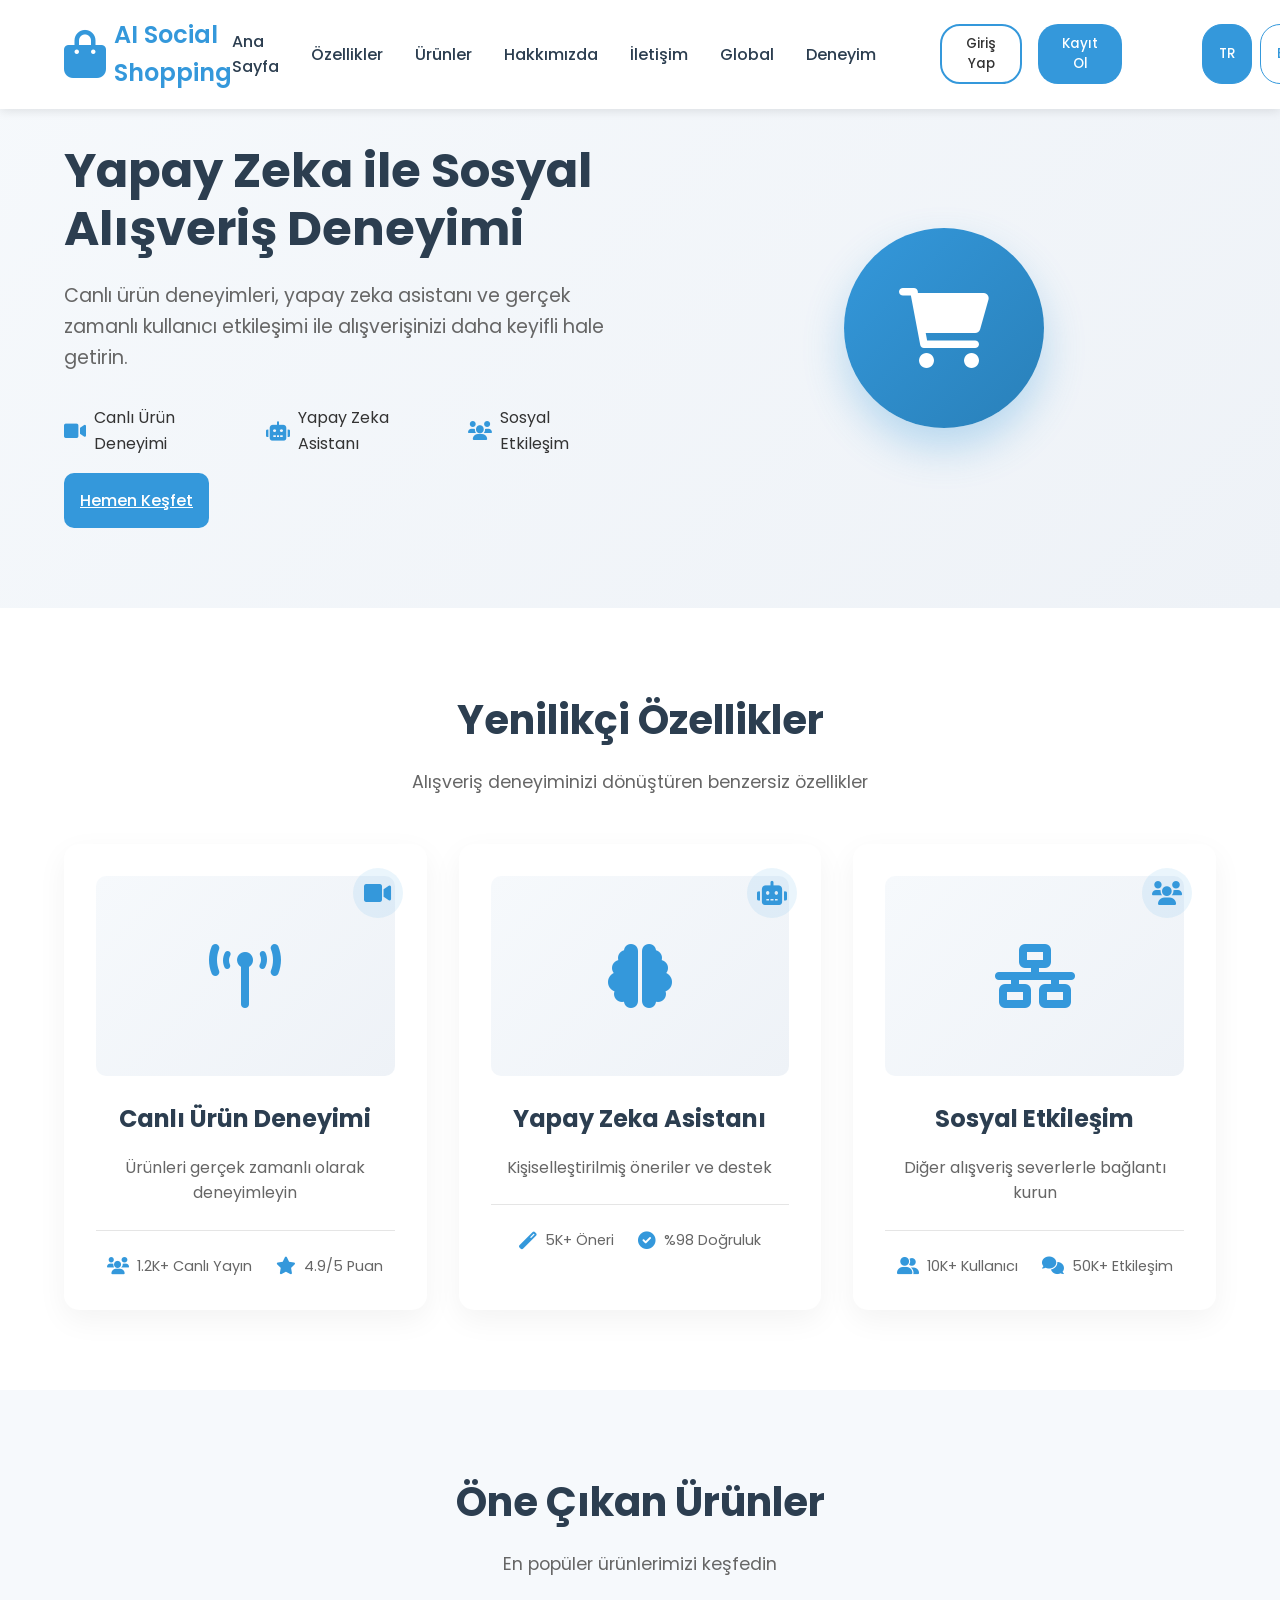
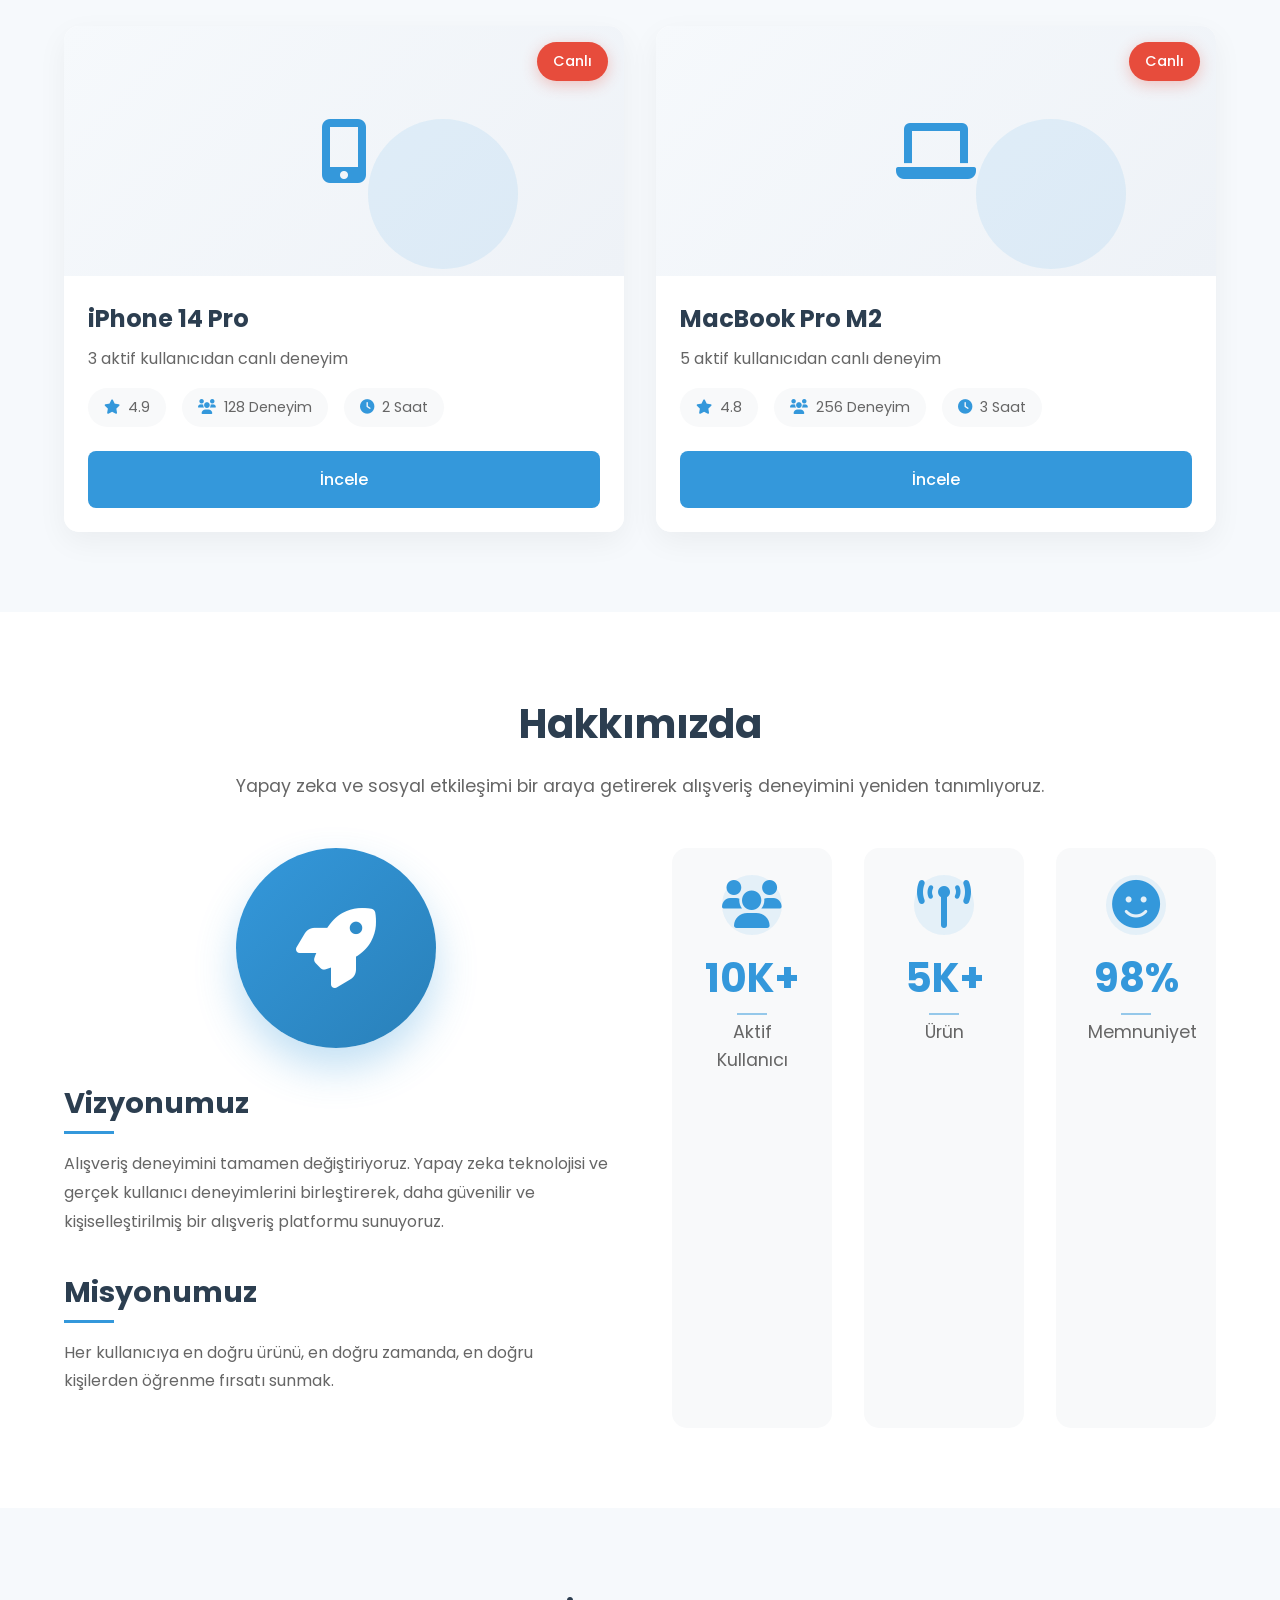
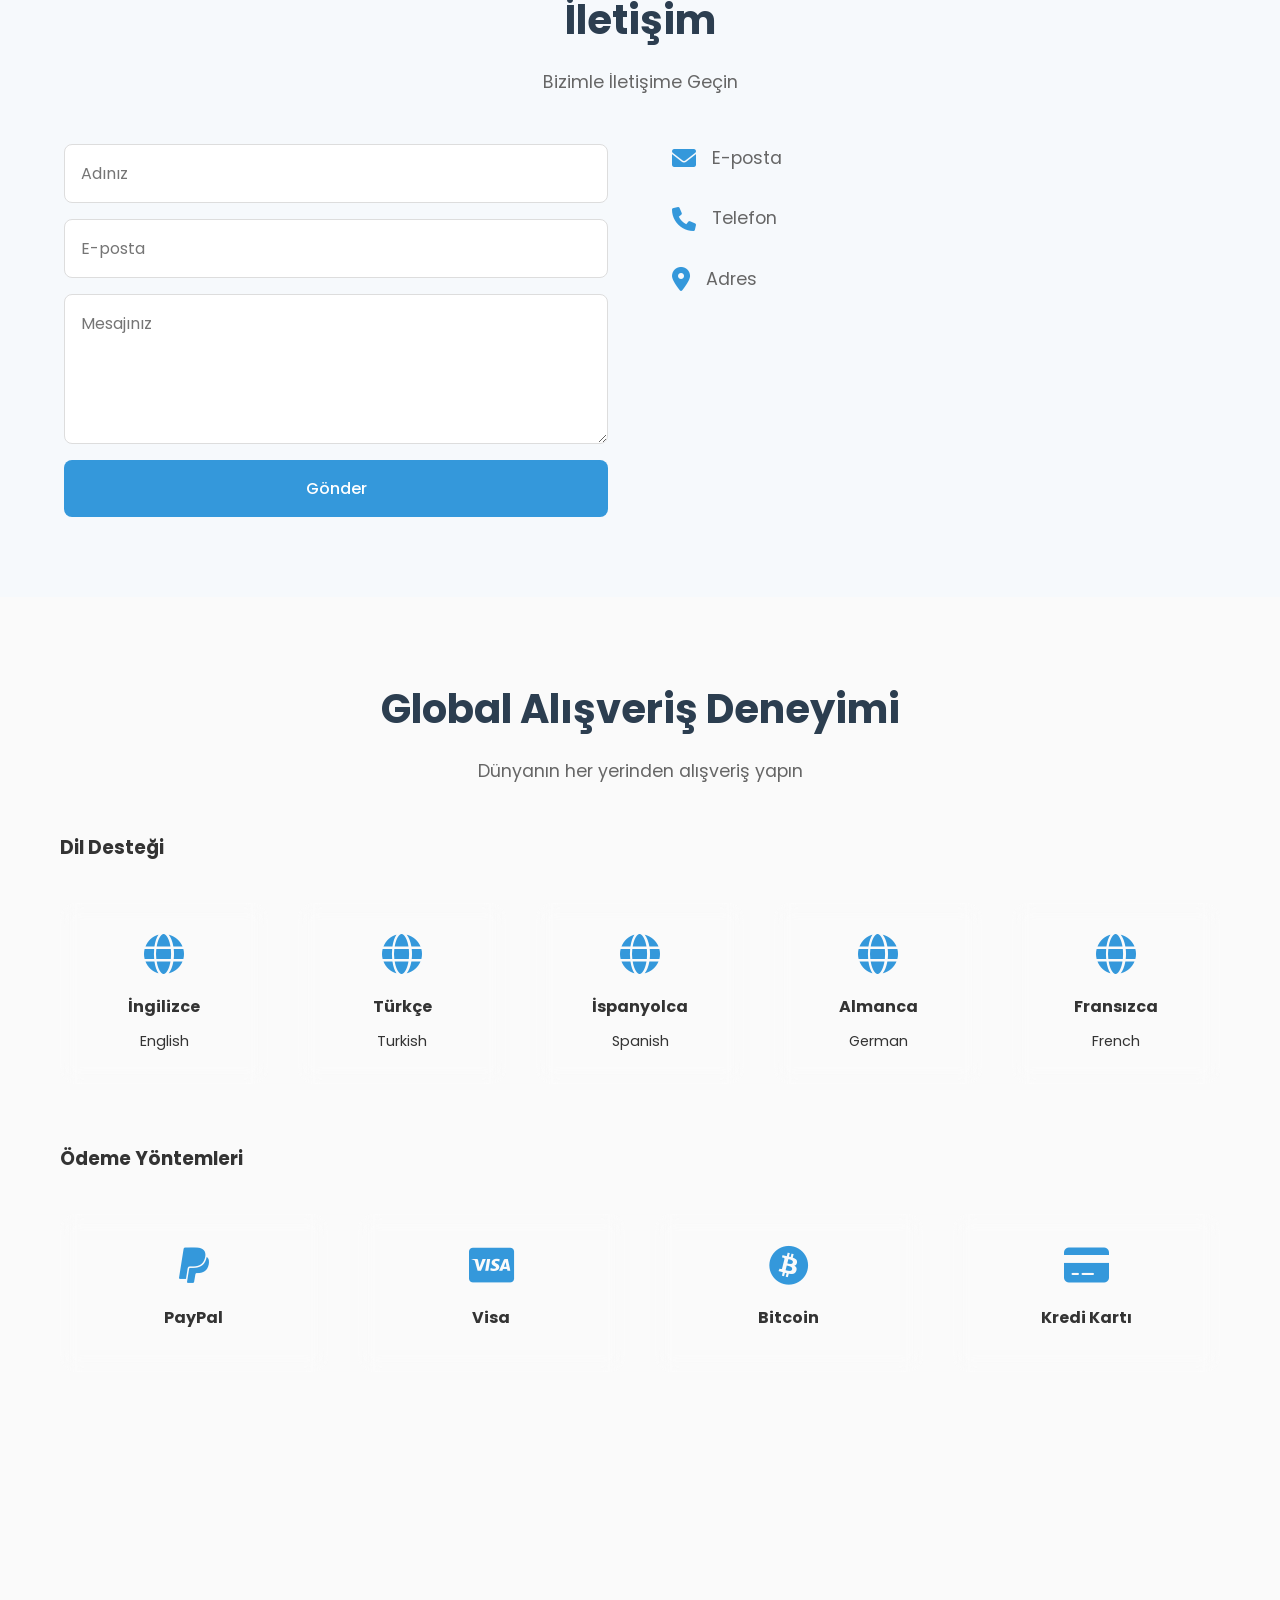
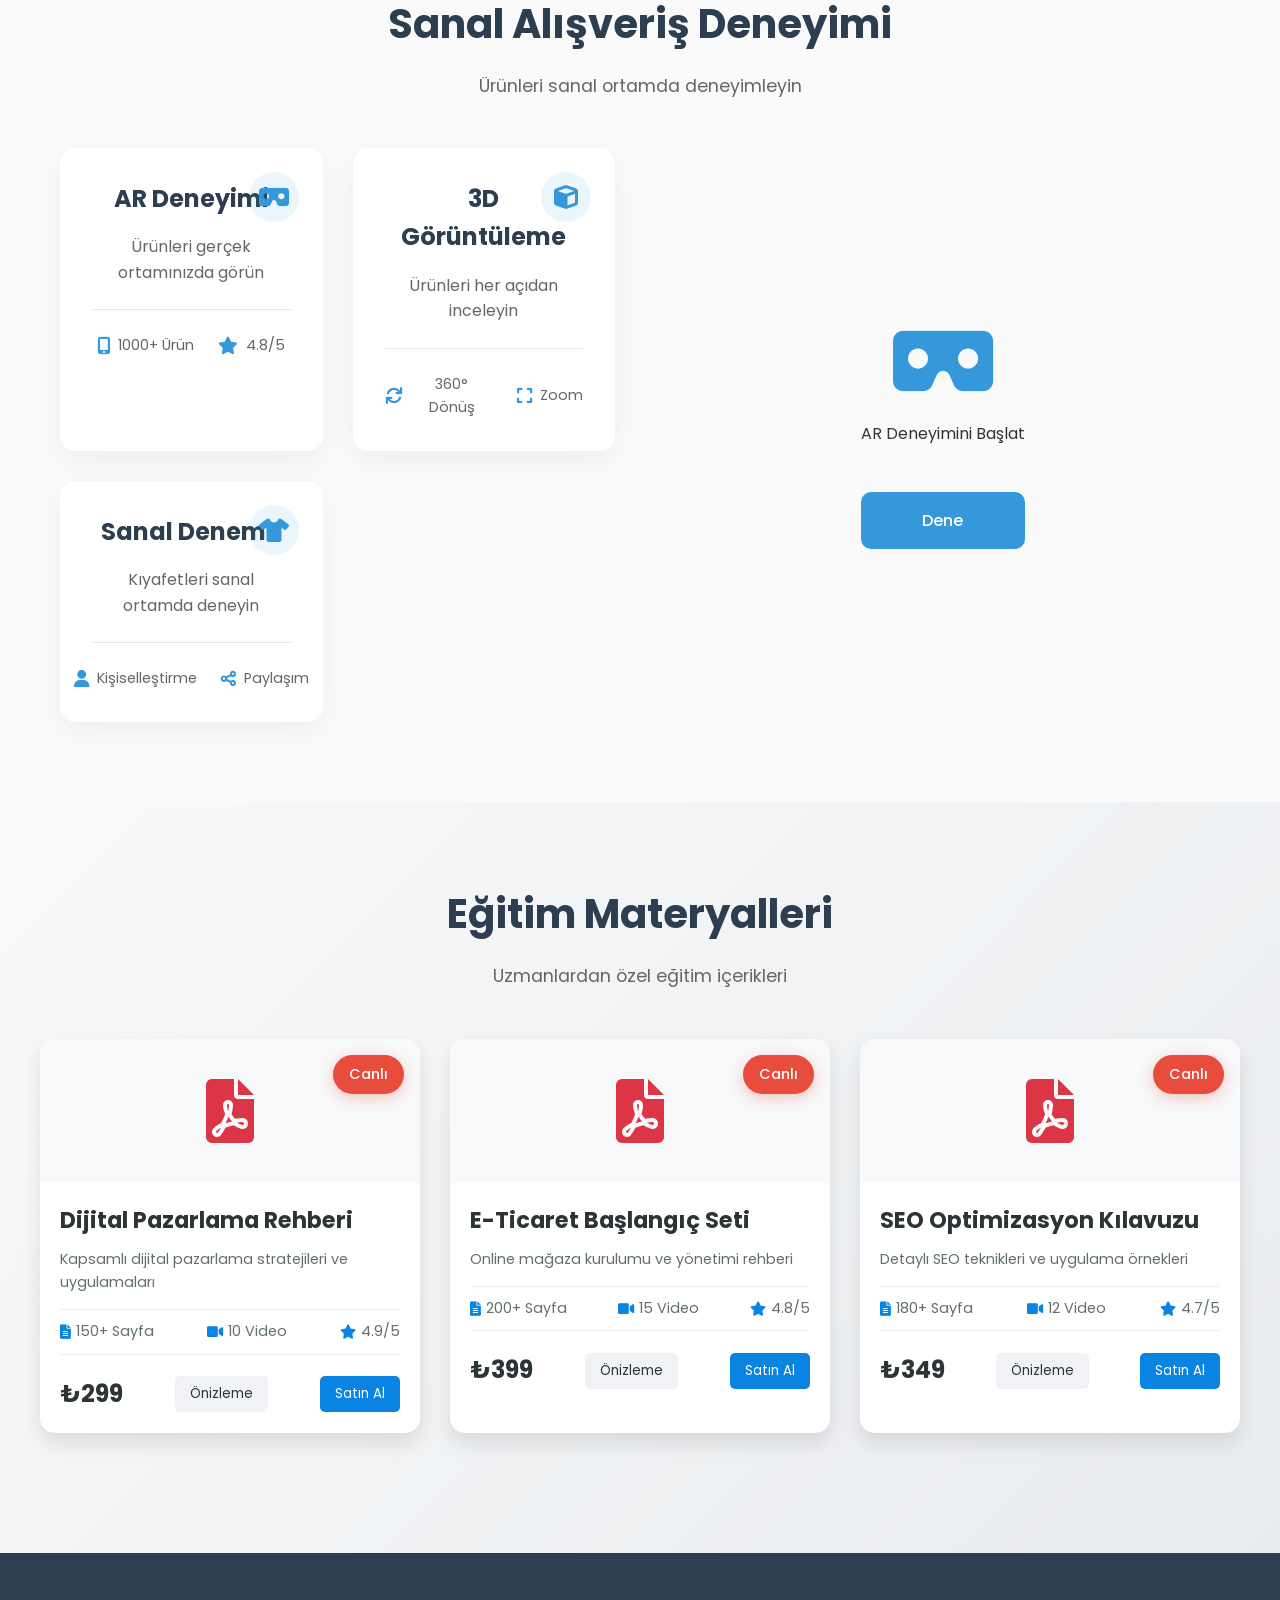
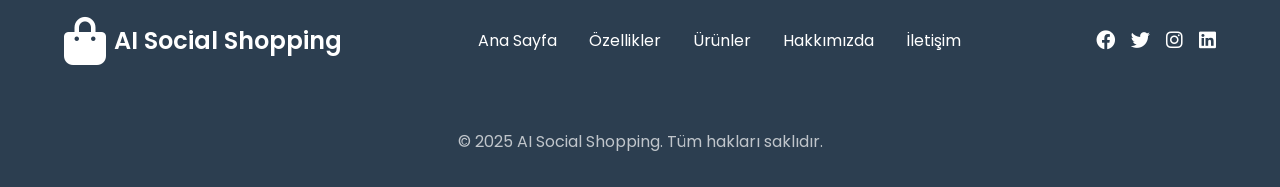
<file: index.html>
<!DOCTYPE html>
<html lang="tr">
<head>
    <meta charset="UTF-8">
    <meta name="viewport" content="width=device-width, initial-scale=1.0">
    <title>AI Social Shopping Network | Yeni Nesil Alışveriş Deneyimi</title>
    <link rel="stylesheet" href="style.css">
    <link href="https://fonts.googleapis.com/css2?family=Poppins:wght@300;400;500;600;700&display=swap" rel="stylesheet">
    <link rel="stylesheet" href="https://cdnjs.cloudflare.com/ajax/libs/font-awesome/6.0.0/css/all.min.css">
    <!-- Proje Açıklaması -->
    <meta name="description" content="AI Social Shopping Network - Yeni Nesil Alışveriş Deneyimi. Gerçek kullanıcılardan canlı deneyimler, yapay zeka destekli öneriler ve kişiselleştirilmiş alışveriş deneyimi.">
    <meta name="keywords" content="AI Social Shopping, Yeni Nesil Alışveriş, Gerçek Kullanıcı Deneyimi, Yapay Zeka, Sosyal Ağ, Canlı Deneyim, Kişiselleştirilmiş Alışveriş">
    <meta name="author" content="AI Social Shopping Team">
    <!-- Open Graph / Sosyal Medya Meta Etiketleri -->
    <meta property="og:title" content="AI Social Shopping Network | Yeni Nesil Alışveriş Deneyimi">
    <meta property="og:description" content="Gerçek kullanıcılardan canlı deneyimler, yapay zeka destekli öneriler ve kişiselleştirilmiş alışveriş deneyimi.">
    <meta property="og:image" content="https://i.imgur.com/aisocialshopping-og.jpg">
    <meta property="og:url" content="https://aisocialshopping.com">
</head>
<body>
    <nav>
        <div class="logo">
            <i class="fas fa-shopping-bag fa-2x"></i>
            <span>AI Social Shopping</span>
        </div>
        <div class="nav-links">
            <a href="#home" data-translate="nav.home">Ana Sayfa</a>
            <a href="#features" data-translate="nav.features">Özellikler</a>
            <a href="#products" data-translate="nav.products">Ürünler</a>
            <a href="#about" data-translate="nav.about">Hakkımızda</a>
            <a href="#contact" data-translate="nav.contact">İletişim</a>
            <a href="#global" data-translate="nav.global">Global</a>
            <a href="#experience" data-translate="nav.experience">Deneyim</a>
            <div class="nav-buttons">
            <div class="auth-buttons">
                <button class="login-btn" onclick="showLoginModal()" data-translate="auth.login">Giriş Yap</button>
                <button class="register-btn" onclick="showRegisterModal()" data-translate="auth.register">Kayıt Ol</button>
            </div>
            <div class="language-selector">
                <button class="lang-btn active" data-lang="tr">TR</button>
                <button class="lang-btn" data-lang="en">EN</button>
            </div>
        </div>
    </nav>

    <!-- Giriş Modal -->
    <div id="loginModal" class="modal">
        <div class="modal-content">
            <span class="close">&times;</span>
            <h2 data-translate="auth.login">Giriş Yap</h2>
            <form id="loginForm">
                <div class="form-group">
                    <input type="email" id="loginEmail" required data-translate-placeholder="auth.email">
                </div>
                <div class="form-group">
                    <input type="password" id="loginPassword" required data-translate-placeholder="auth.password">
                </div>
                <div class="checkbox">
                    <input type="checkbox" id="loginRemember">
                    <label for="loginRemember" data-translate="auth.remember">Beni Hatırla</label>
                </div>
                <button type="submit" class="cta-button" data-translate="auth.login">Giriş Yap</button>
            </form>
            <div class="form-footer">
                <a href="#" class="forgot-password" data-translate="auth.forgot">Şifremi Unuttum</a>
            </div>
            <div class="social-login">
                <p data-translate="auth.social">Sosyal Medya ile Giriş Yap</p>
                <div class="social-buttons">
                    <button type="button" class="social-btn google">
                        <i class="fab fa-google"></i>
                        Google
                    </button>
                    <button type="button" class="social-btn facebook">
                        <i class="fab fa-facebook-f"></i>
                        Facebook
                    </button>
                </div>
            </div>
        </div>
    </div>

    <!-- Register Modal -->
    <div id="registerModal" class="modal">
        <div class="modal-content">
            <span class="close">&times;</span>
            <h2 data-translate="auth.register">Kayıt Ol</h2>
            <form id="registerForm">
                <div class="form-group">
                    <input type="text" id="registerFullName" required data-translate-placeholder="auth.fullname">
                </div>
                <div class="form-group">
                    <input type="email" id="registerEmail" required data-translate-placeholder="auth.email">
                </div>
                <div class="form-group">
                    <input type="password" id="registerPassword" required data-translate-placeholder="auth.password">
                </div>
                <div class="form-group">
                    <input type="password" id="registerConfirmPassword" required data-translate-placeholder="auth.passwordConfirm">
                </div>
                <div class="checkbox">
                    <input type="checkbox" id="registerTerms" required>
                    <label for="registerTerms" data-translate="auth.terms">Kullanım koşullarını kabul ediyorum</label>
                </div>
                <button type="submit" class="cta-button" data-translate="auth.register">Kayıt Ol</button>
            </form>
            <div class="social-login">
                <p data-translate="auth.social">Sosyal Medya ile Kayıt Ol</p>
                <div class="social-buttons">
                    <button type="button" class="social-btn google">
                        <i class="fab fa-google"></i>
                        Google
                    </button>
                    <button type="button" class="social-btn facebook">
                        <i class="fab fa-facebook-f"></i>
                        Facebook
                    </button>
                </div>
            </div>
        </div>
    </div>

    <header id="home">
        <div class="hero">
            <div class="hero-content">
                <h1 data-translate="hero.title">Yapay Zeka ile Sosyal Alışverişin Geleceği</h1>
                <p data-translate="hero.description">Gerçek kullanıcılardan canlı deneyimler, yapay zeka destekli öneriler ve kişiselleştirilmiş alışveriş deneyimi.</p>
                <div class="hero-features">
                    <div class="feature">
                        <i class="fas fa-video"></i>
                        <span data-translate="features.live">Canlı Deneyim</span>
                    </div>
                    <div class="feature">
                        <i class="fas fa-robot"></i>
                        <span data-translate="features.ai">AI Asistan</span>
                    </div>
                    <div class="feature">
                        <i class="fas fa-users"></i>
                        <span data-translate="features.social">Sosyal Ağ</span>
                    </div>
                </div>
                <a href="#products" class="cta-button" data-translate="hero.explore">Hemen Keşfet</a>
            </div>
            <div class="hero-image">
                <div class="hero-icon">
                    <i class="fas fa-shopping-cart fa-5x"></i>
                </div>
            </div>
        </div>
    </header>

    <section id="features" class="features">
        <div class="section-header">
            <h2 data-translate="features.title">Yenilikçi Özellikler</h2>
            <p data-translate="features.subtitle">Alışveriş deneyiminizi değiştirecek özellikler</p>
        </div>
        <div class="features-grid">
            <div class="feature-card">
                <div class="feature-icon">
                    <i class="fas fa-video"></i>
                </div>
                <div class="feature-image">
                    <i class="fas fa-broadcast-tower fa-4x"></i>
                </div>
                <h3 data-translate="features.live">Canlı Ürün Deneyimi</h3>
                <p data-translate="features.liveDesc">Gerçek kullanıcılardan canlı yayınlar ve deneyim paylaşımları</p>
                <div class="feature-stats">
                    <span><i class="fas fa-users"></i> 1.2K+ Canlı Yayın</span>
                    <span><i class="fas fa-star"></i> 4.9/5 Puan</span>
                </div>
            </div>
            <div class="feature-card">
                <div class="feature-icon">
                    <i class="fas fa-robot"></i>
                </div>
                <div class="feature-image">
                    <i class="fas fa-brain fa-4x"></i>
                </div>
                <h3 data-translate="features.ai">AI Asistan</h3>
                <p data-translate="features.aiDesc">Yapay zeka destekli kişiselleştirilmiş öneriler</p>
                <div class="feature-stats">
                    <span><i class="fas fa-magic"></i> 5K+ Öneri</span>
                    <span><i class="fas fa-check-circle"></i> %98 Doğruluk</span>
                </div>
            </div>
            <div class="feature-card">
                <div class="feature-icon">
                    <i class="fas fa-users"></i>
                </div>
                <div class="feature-image">
                    <i class="fas fa-network-wired fa-4x"></i>
                </div>
                <h3 data-translate="features.social">Sosyal Ağ</h3>
                <p data-translate="features.socialDesc">Benzer ilgi alanlarına sahip kullanıcılarla bağlantı kurun</p>
                <div class="feature-stats">
                    <span><i class="fas fa-user-friends"></i> 10K+ Kullanıcı</span>
                    <span><i class="fas fa-comments"></i> 50K+ Etkileşim</span>
                </div>
            </div>
        </div>
    </section>

    <section id="products" class="products">
        <div class="section-header">
            <h2 data-translate="products.title">Öne Çıkan Ürünler</h2>
            <p data-translate="products.subtitle">Canlı deneyimlerle keşfedin</p>
        </div>
        <div class="products-grid">
            <div class="product-card">
                <div class="product-image">
                    <div class="product-icon">
                        <i class="fas fa-mobile-alt fa-4x"></i>
                    </div>
                    <div class="live-badge" data-translate="products.live">Canlı</div>
                </div>
                <div class="product-content">
                    <h3>iPhone 14 Pro</h3>
                    <p>3 aktif kullanıcıdan canlı deneyim</p>
                    <div class="product-features">
                        <span><i class="fas fa-star"></i> 4.9</span>
                        <span><i class="fas fa-users"></i> 128 Deneyim</span>
                        <span><i class="fas fa-clock"></i> 2 Saat</span>
                    </div>
                    <button class="view-button" data-translate="products.view">Canlı Deneyim İzle</button>
                </div>
            </div>
            <div class="product-card">
                <div class="product-image">
                    <div class="product-icon">
                        <i class="fas fa-laptop fa-4x"></i>
                    </div>
                    <div class="live-badge" data-translate="products.live">Canlı</div>
                </div>
                <div class="product-content">
                    <h3>MacBook Pro M2</h3>
                    <p>5 aktif kullanıcıdan canlı deneyim</p>
                    <div class="product-features">
                        <span><i class="fas fa-star"></i> 4.8</span>
                        <span><i class="fas fa-users"></i> 256 Deneyim</span>
                        <span><i class="fas fa-clock"></i> 3 Saat</span>
                    </div>
                    <button class="view-button" data-translate="products.view">Canlı Deneyim İzle</button>
                </div>
            </div>
        </div>
    </section>

    <section id="about" class="about">
        <div class="section-header">
            <h2 data-translate="about.title">Hakkımızda</h2>
            <p data-translate="about.description">Yapay zeka ve sosyal ağları birleştiren yenilikçi alışveriş platformu</p>
        </div>
        <div class="about-content">
            <div class="about-text">
                <div class="about-icon">
                    <i class="fas fa-rocket fa-5x"></i>
                </div>
                <h3>Vizyonumuz</h3>
                <p>Alışveriş deneyimini tamamen değiştiriyoruz. Yapay zeka teknolojisi ve gerçek kullanıcı deneyimlerini birleştirerek, daha güvenilir ve kişiselleştirilmiş bir alışveriş platformu sunuyoruz.</p>
                <h3>Misyonumuz</h3>
                <p>Her kullanıcıya en doğru ürünü, en doğru zamanda, en doğru kişilerden öğrenme fırsatı sunmak.</p>
            </div>
            <div class="about-stats">
                <div class="stat">
                    <div class="stat-icon">
                        <i class="fas fa-users fa-3x"></i>
                    </div>
                    <span class="number">10K+</span>
                    <span class="label" data-translate="about.users">Aktif Kullanıcı</span>
                </div>
                <div class="stat">
                    <div class="stat-icon">
                        <i class="fas fa-broadcast-tower fa-3x"></i>
                    </div>
                    <span class="number">5K+</span>
                    <span class="label" data-translate="about.products">Canlı Deneyim</span>
                </div>
                <div class="stat">
                    <div class="stat-icon">
                        <i class="fas fa-smile fa-3x"></i>
                    </div>
                    <span class="number">98%</span>
                    <span class="label">Memnuniyet</span>
                </div>
            </div>
        </div>
    </section>

    <section id="contact" class="contact">
        <div class="section-header">
            <h2 data-translate="contact.title">İletişim</h2>
            <p data-translate="contact.subtitle">Bizimle iletişime geçin</p>
        </div>
        <div class="contact-container">
            <form class="contact-form">
                <input type="text" placeholder="Adınız" data-translate-placeholder="contact.name">
                <input type="email" placeholder="E-posta" data-translate-placeholder="contact.email">
                <textarea placeholder="Mesajınız" data-translate-placeholder="contact.message"></textarea>
                <button type="submit" class="submit-button" data-translate="contact.send">Gönder</button>
            </form>
            <div class="contact-info">
                <div class="info-item">
                    <i class="fas fa-envelope"></i>
                    <span data-translate="contact.email">info@aisocialshopping.com</span>
                </div>
                <div class="info-item">
                    <i class="fas fa-phone"></i>
                    <span data-translate="contact.phone">+90 (212) 123 45 67</span>
                </div>
                <div class="info-item">
                    <i class="fas fa-map-marker-alt"></i>
                    <span data-translate="contact.address">İstanbul, Türkiye</span>
                </div>
            </div>
        </div>
    </section>

    <!-- Global Section -->
    <section id="global" class="global">
        <div class="section-header">
            <h2 data-translate="global.title">Global Alışveriş Deneyimi</h2>
            <p data-translate="global.subtitle">Dünyanın her yerinden alışveriş yapın</p>
        </div>
        <div class="global-content">
            <div class="language-support">
                <h3 data-translate="global.languages">Dil Desteği</h3>
                <div class="language-grid">
                    <div class="language-card">
                        <i class="fas fa-globe"></i>
                        <h4>İngilizce</h4>
                        <p>English</p>
                    </div>
                    <div class="language-card">
                        <i class="fas fa-globe"></i>
                        <h4>Türkçe</h4>
                        <p>Turkish</p>
                    </div>
                    <div class="language-card">
                        <i class="fas fa-globe"></i>
                        <h4>İspanyolca</h4>
                        <p>Spanish</p>
                    </div>
                    <div class="language-card">
                        <i class="fas fa-globe"></i>
                        <h4>Almanca</h4>
                        <p>German</p>
                    </div>
                    <div class="language-card">
                        <i class="fas fa-globe"></i>
                        <h4>Fransızca</h4>
                        <p>French</p>
                    </div>
                </div>
            </div>
            <div class="payment-methods">
                <h3 data-translate="global.payments">Ödeme Yöntemleri</h3>
                <div class="payment-grid">
                    <div class="payment-card">
                        <i class="fab fa-paypal"></i>
                        <h4>PayPal</h4>
                    </div>
                    <div class="payment-card">
                        <i class="fab fa-cc-visa"></i>
                        <h4>Visa</h4>
                    </div>
                    <div class="payment-card">
                        <i class="fab fa-bitcoin"></i>
                        <h4>Bitcoin</h4>
                    </div>
                    <div class="payment-card">
                        <i class="fas fa-credit-card"></i>
                        <h4>Kredi Kartı</h4>
                    </div>
                </div>
            </div>
        </div>
    </section>

    <!-- Experience Section -->
    <section id="experience" class="experience">
        <div class="section-header">
            <h2 data-translate="experience.title">Sanal Alışveriş Deneyimi</h2>
            <p data-translate="experience.subtitle">Ürünleri sanal ortamda deneyimleyin</p>
        </div>
        <div class="experience-content">
            <div class="ar-features">
                <div class="feature-card">
                    <div class="feature-icon">
                        <i class="fas fa-vr-cardboard"></i>
                    </div>
                    <h3 data-translate="experience.ar.title">AR Deneyimi</h3>
                    <p data-translate="experience.ar.desc">Ürünleri gerçek ortamınızda görün</p>
                    <div class="feature-stats">
                        <span><i class="fas fa-mobile-alt"></i> 1000+ Ürün</span>
                        <span><i class="fas fa-star"></i> 4.8/5</span>
                    </div>
                </div>
                <div class="feature-card">
                    <div class="feature-icon">
                        <i class="fas fa-cube"></i>
                    </div>
                    <h3 data-translate="experience.3d.title">3D Görüntüleme</h3>
                    <p data-translate="experience.3d.desc">Ürünleri her açıdan inceleyin</p>
                    <div class="feature-stats">
                        <span><i class="fas fa-sync"></i> 360° Dönüş</span>
                        <span><i class="fas fa-expand"></i> Zoom</span>
                    </div>
                </div>
                <div class="feature-card">
                    <div class="feature-icon">
                        <i class="fas fa-tshirt"></i>
                    </div>
                    <h3 data-translate="experience.virtual.title">Sanal Deneme</h3>
                    <p data-translate="experience.virtual.desc">Kıyafetleri sanal ortamda deneyin</p>
                    <div class="feature-stats">
                        <span><i class="fas fa-user"></i> Kişiselleştirme</span>
                        <span><i class="fas fa-share-alt"></i> Paylaşım</span>
                    </div>
                </div>
            </div>
            <div class="experience-demo">
                <div class="demo-container">
                    <div class="demo-placeholder">
                        <i class="fas fa-vr-cardboard fa-5x"></i>
                        <p data-translate="experience.demo.text">AR Deneyimini Başlat</p>
                        <button class="cta-button" data-translate="experience.demo.button">Dene</button>
                    </div>
                </div>
            </div>
        </div>
    </section>

    <!-- PDF Products Section -->
    <section id="pdf-products" class="pdf-products">
        <div class="section-header">
            <h2 data-translate="pdf.title">Eğitim Materyalleri</h2>
            <p data-translate="pdf.subtitle">Uzmanlardan özel eğitim içerikleri</p>
        </div>
        <div class="pdf-products-grid">
            <div class="pdf-product-card">
                <div class="pdf-preview">
                    <i class="fas fa-file-pdf fa-4x"></i>
                    <div class="live-badge" data-translate="pdf.live">Canlı</div>
                </div>
                <div class="pdf-content">
                    <h3>Dijital Pazarlama Rehberi</h3>
                    <p>Kapsamlı dijital pazarlama stratejileri ve uygulamaları</p>
                    <div class="pdf-features">
                        <span><i class="fas fa-file-alt"></i> 150+ Sayfa</span>
                        <span><i class="fas fa-video"></i> 10 Video</span>
                        <span><i class="fas fa-star"></i> 4.9/5</span>
                    </div>
                    <div class="pdf-price">
                        <span class="price">₺299</span>
                        <button class="preview-button" data-translate="pdf.preview">Önizleme</button>
                        <button class="buy-button" data-translate="pdf.buy">Satın Al</button>
                    </div>
                </div>
            </div>

            <div class="pdf-product-card">
                <div class="pdf-preview">
                    <i class="fas fa-file-pdf fa-4x"></i>
                    <div class="live-badge" data-translate="pdf.live">Canlı</div>
                </div>
                <div class="pdf-content">
                    <h3>E-Ticaret Başlangıç Seti</h3>
                    <p>Online mağaza kurulumu ve yönetimi rehberi</p>
                    <div class="pdf-features">
                        <span><i class="fas fa-file-alt"></i> 200+ Sayfa</span>
                        <span><i class="fas fa-video"></i> 15 Video</span>
                        <span><i class="fas fa-star"></i> 4.8/5</span>
                    </div>
                    <div class="pdf-price">
                        <span class="price">₺399</span>
                        <button class="preview-button" data-translate="pdf.preview">Önizleme</button>
                        <button class="buy-button" data-translate="pdf.buy">Satın Al</button>
                    </div>
                </div>
            </div>

            <div class="pdf-product-card">
                <div class="pdf-preview">
                    <i class="fas fa-file-pdf fa-4x"></i>
                    <div class="live-badge" data-translate="pdf.live">Canlı</div>
                </div>
                <div class="pdf-content">
                    <h3>SEO Optimizasyon Kılavuzu</h3>
                    <p>Detaylı SEO teknikleri ve uygulama örnekleri</p>
                    <div class="pdf-features">
                        <span><i class="fas fa-file-alt"></i> 180+ Sayfa</span>
                        <span><i class="fas fa-video"></i> 12 Video</span>
                        <span><i class="fas fa-star"></i> 4.7/5</span>
                    </div>
                    <div class="pdf-price">
                        <span class="price">₺349</span>
                        <button class="preview-button" data-translate="pdf.preview">Önizleme</button>
                        <button class="buy-button" data-translate="pdf.buy">Satın Al</button>
                    </div>
                </div>
            </div>
        </div>
    </section>

    <footer>
        <div class="footer-content">
            <div class="footer-logo">
                <i class="fas fa-shopping-bag fa-2x"></i>
                <span>AI Social Shopping</span>
            </div>
            <div class="footer-links">
                <a href="#home" data-translate="nav.home">Ana Sayfa</a>
                <a href="#features" data-translate="nav.features">Özellikler</a>
                <a href="#products" data-translate="nav.products">Ürünler</a>
                <a href="#about" data-translate="nav.about">Hakkımızda</a>
                <a href="#contact" data-translate="nav.contact">İletişim</a>
            </div>
            <div class="social-links">
                <a href="#"><i class="fab fa-facebook"></i></a>
                <a href="#"><i class="fab fa-twitter"></i></a>
                <a href="#"><i class="fab fa-instagram"></i></a>
                <a href="#"><i class="fab fa-linkedin"></i></a>
            </div>
        </div>
        <div class="footer-bottom">
            <p>&copy; 2025 AI Social Shopping. Tüm hakları saklıdır.</p>
        </div>
    </footer>

    <script src="script.js"></script>
</body>
</html>
</file>
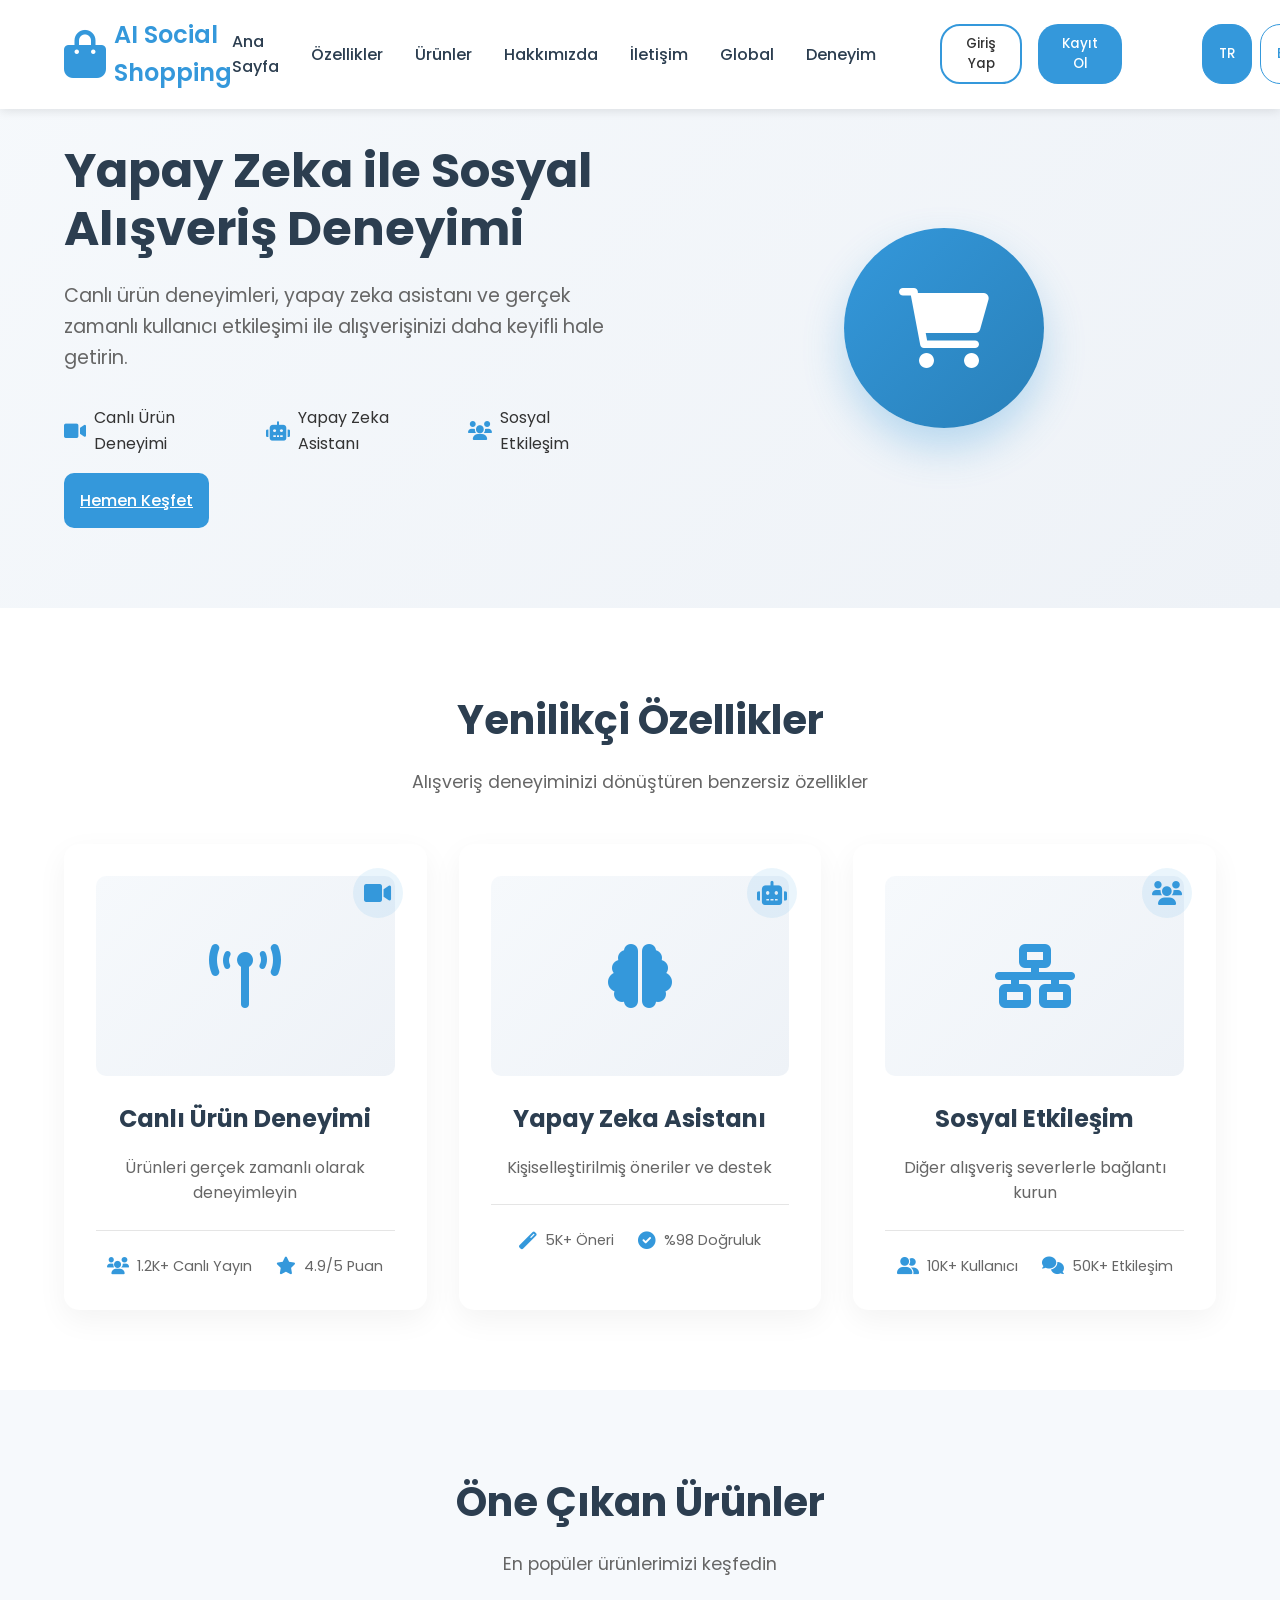
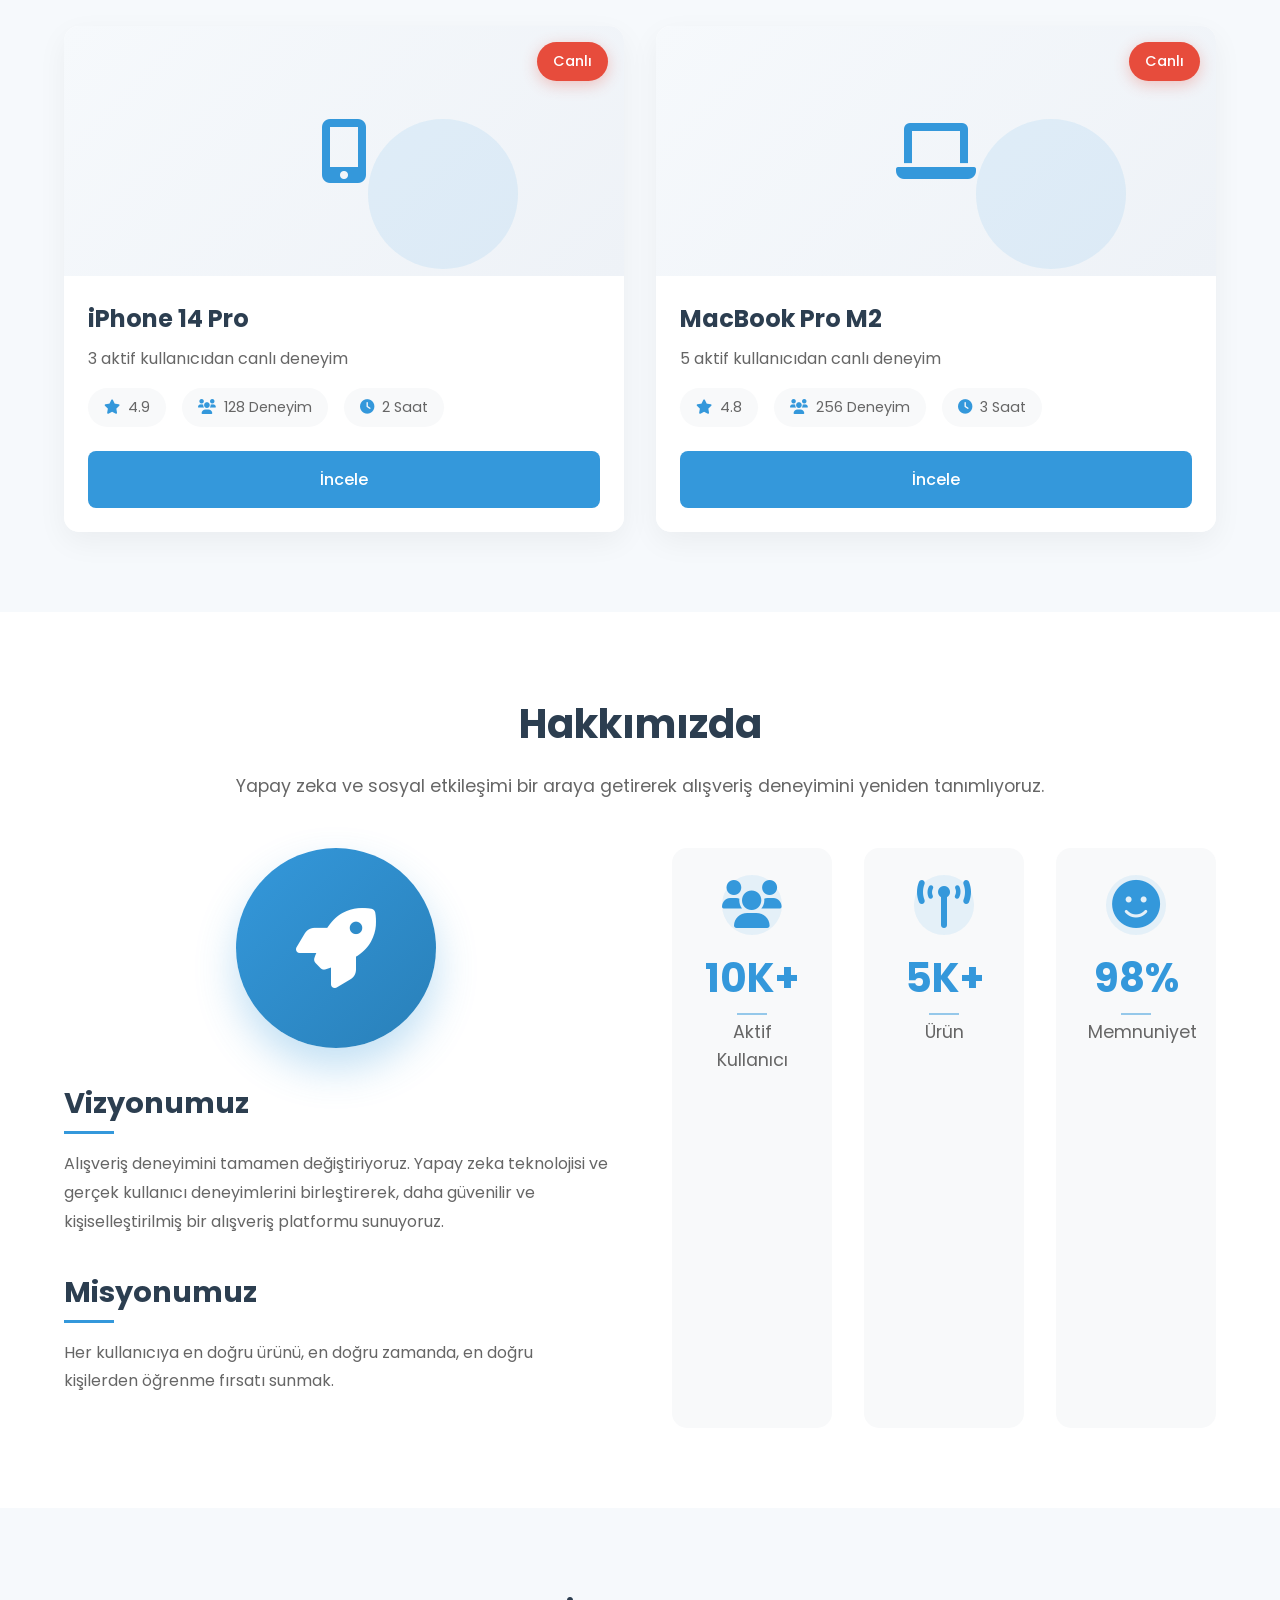
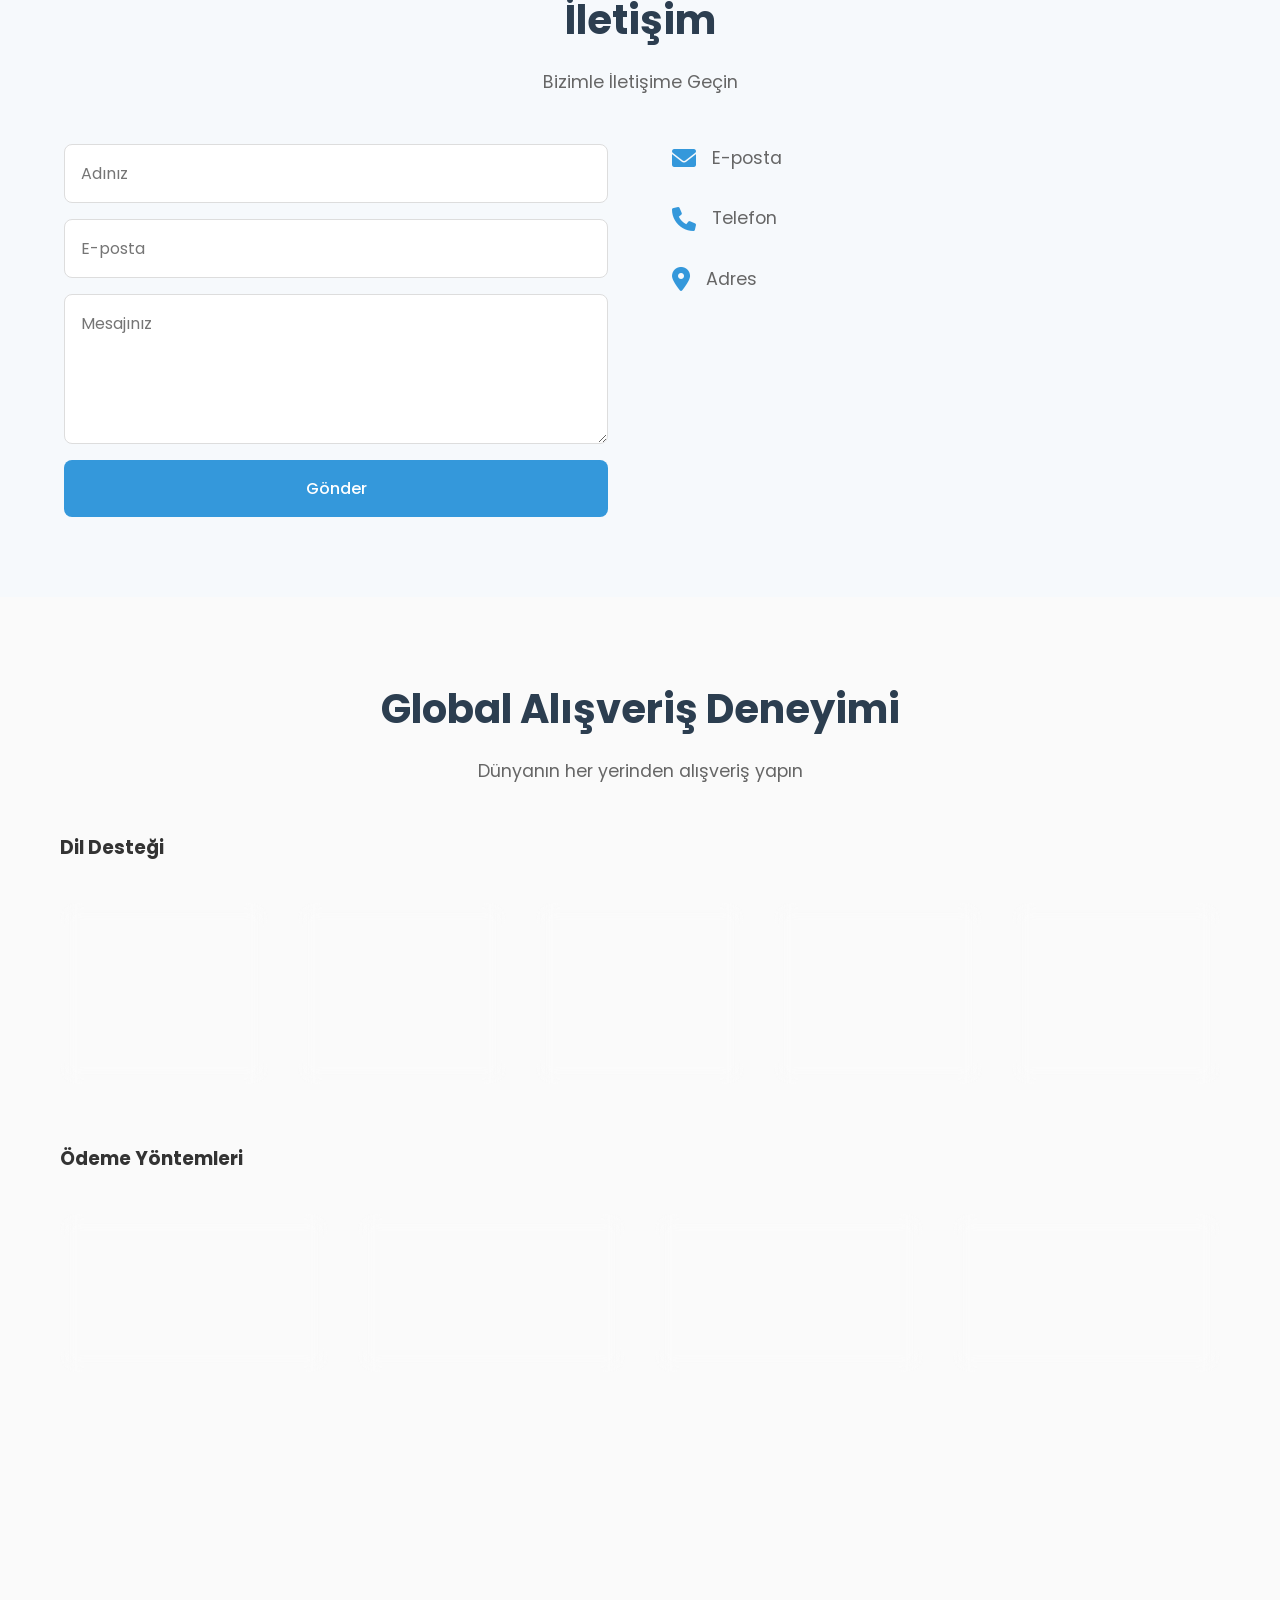
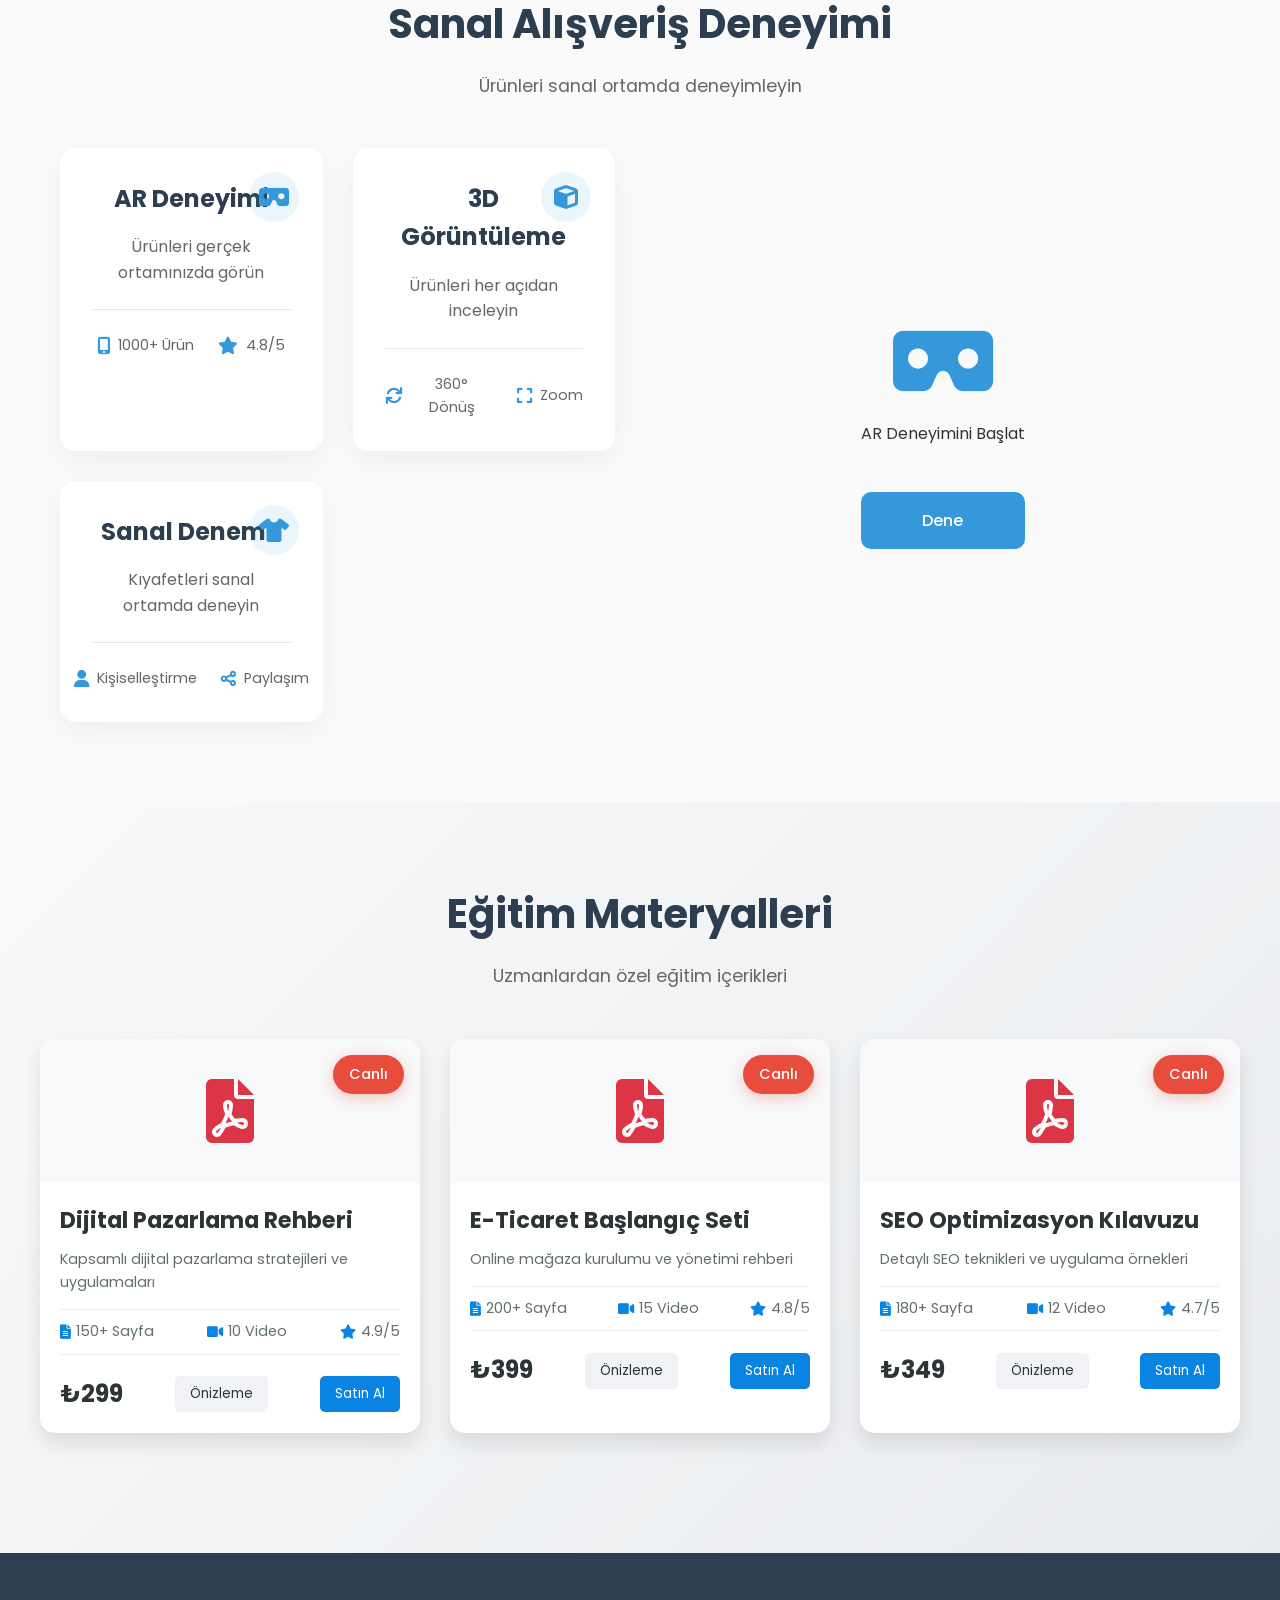
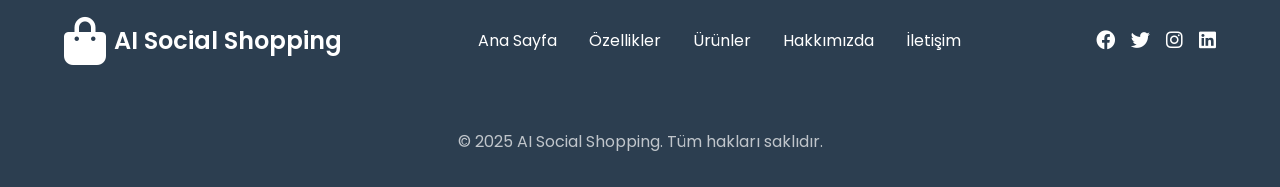
<file: profile.html>
<!DOCTYPE html>
<html lang="tr">
<head>
    <meta charset="UTF-8">
    <meta name="viewport" content="width=device-width, initial-scale=1.0">
    <title>Profil | AI Social Shopping</title>
    <link rel="stylesheet" href="style.css">
    <link href="https://fonts.googleapis.com/css2?family=Poppins:wght@300;400;500;600;700&display=swap" rel="stylesheet">
    <link rel="stylesheet" href="https://cdnjs.cloudflare.com/ajax/libs/font-awesome/6.0.0/css/all.min.css">
</head>
<body>
    <nav>
        <div class="logo">
            <i class="fas fa-shopping-bag fa-2x"></i>
            <span>AI Social Shopping</span>
        </div>
        <div class="nav-links">
            <a href="index.html" data-translate="nav.home">Ana Sayfa</a>
            <a href="index.html#features" data-translate="nav.features">Özellikler</a>
            <a href="index.html#products" data-translate="nav.products">Ürünler</a>
            <a href="index.html#about" data-translate="nav.about">Hakkımızda</a>
            <a href="index.html#contact" data-translate="nav.contact">İletişim</a>
            <a href="index.html#global" data-translate="nav.global">Global</a>
            <a href="index.html#experience" data-translate="nav.experience">Deneyim</a>
        </div>
        <div class="nav-buttons">
            <div class="user-menu">
                <button class="user-btn">
                    <i class="fas fa-user-circle"></i>
                    <span class="user-name">Kullanıcı</span>
                </button>
                <div class="user-dropdown">
                    <a href="#profile" class="active"><i class="fas fa-user"></i> Profil</a>
                    <a href="#settings"><i class="fas fa-cog"></i> Ayarlar</a>
                    <a href="#orders"><i class="fas fa-shopping-bag"></i> Siparişlerim</a>
                    <a href="#favorites"><i class="fas fa-heart"></i> Favorilerim</a>
                    <a href="#" id="logoutBtn"><i class="fas fa-sign-out-alt"></i> Çıkış Yap</a>
                </div>
            </div>
            <div class="language-selector">
                <button class="lang-btn active" data-lang="tr">TR</button>
                <button class="lang-btn" data-lang="en">EN</button>
            </div>
        </div>
    </nav>

    <div class="profile-container">
        <div class="profile-sidebar">
            <div class="profile-header">
                <div class="profile-avatar">
                    <i class="fas fa-user-circle fa-5x"></i>
                    <button class="change-avatar">
                        <i class="fas fa-camera"></i>
                    </button>
                </div>
                <h2 class="profile-name">Kullanıcı Adı</h2>
                <p class="profile-email">kullanici@email.com</p>
            </div>
            <div class="profile-menu">
                <a href="#profile" class="active"><i class="fas fa-user"></i> Profil Bilgileri</a>
                <a href="#security"><i class="fas fa-shield-alt"></i> Güvenlik</a>
                <a href="#notifications"><i class="fas fa-bell"></i> Bildirimler</a>
                <a href="#preferences"><i class="fas fa-cog"></i> Tercihler</a>
            </div>
        </div>

        <div class="profile-content">
            <div class="profile-section active" id="profile-info">
                <h2>Profil Bilgileri</h2>
                <form id="profileForm" class="profile-form">
                    <div class="form-group">
                        <label>Ad Soyad</label>
                        <input type="text" id="fullName" required>
                    </div>
                    <div class="form-group">
                        <label>E-posta</label>
                        <input type="email" id="email" required>
                    </div>
                    <div class="form-group">
                        <label>Telefon</label>
                        <input type="tel" id="phone">
                    </div>
                    <div class="form-group">
                        <label>Adres</label>
                        <textarea id="address"></textarea>
                    </div>
                    <button type="submit" class="save-btn">Değişiklikleri Kaydet</button>
                </form>
            </div>

            <div class="profile-section" id="security">
                <h2>Güvenlik Ayarları</h2>
                <form id="securityForm" class="profile-form">
                    <div class="form-group">
                        <label>Mevcut Şifre</label>
                        <input type="password" id="currentPassword" required>
                    </div>
                    <div class="form-group">
                        <label>Yeni Şifre</label>
                        <input type="password" id="newPassword" required>
                    </div>
                    <div class="form-group">
                        <label>Yeni Şifre Tekrar</label>
                        <input type="password" id="confirmPassword" required>
                    </div>
                    <button type="submit" class="save-btn">Şifreyi Güncelle</button>
                </form>
            </div>

            <div class="profile-section" id="notifications">
                <h2>Bildirim Ayarları</h2>
                <form id="notificationsForm" class="profile-form">
                    <div class="notification-option">
                        <label>
                            <input type="checkbox" id="emailNotif">
                            E-posta Bildirimleri
                        </label>
                    </div>
                    <div class="notification-option">
                        <label>
                            <input type="checkbox" id="smsNotif">
                            SMS Bildirimleri
                        </label>
                    </div>
                    <div class="notification-option">
                        <label>
                            <input type="checkbox" id="pushNotif">
                            Push Bildirimleri
                        </label>
                    </div>
                    <button type="submit" class="save-btn">Tercihleri Kaydet</button>
                </form>
            </div>

            <div class="profile-section" id="preferences">
                <h2>Tercihler</h2>
                <form id="preferencesForm" class="profile-form">
                    <div class="form-group">
                        <label>Dil</label>
                        <select id="language">
                            <option value="tr">Türkçe</option>
                            <option value="en">English</option>
                        </select>
                    </div>
                    <div class="form-group">
                        <label>Para Birimi</label>
                        <select id="currency">
                            <option value="TRY">TRY</option>
                            <option value="USD">USD</option>
                            <option value="EUR">EUR</option>
                        </select>
                    </div>
                    <div class="form-group">
                        <label>Tema</label>
                        <select id="theme">
                            <option value="light">Açık</option>
                            <option value="dark">Koyu</option>
                            <option value="system">Sistem</option>
                        </select>
                    </div>
                    <button type="submit" class="save-btn">Tercihleri Kaydet</button>
                </form>
            </div>
        </div>
    </div>

    <script src="script.js"></script>
    <script src="profile.js"></script>
</body>
</html>
</file>
<file: style.css>
/* Genel Stiller */
:root {
    --primary-color: #3498db;
    --secondary-color: #2c3e50;
    --background-color: #fafafa;
    --text-color: #333;
    --text-light: #666;
    --bg-color: #ffffff;
    --border-color: #e0e0e0;
    --modal-bg: #ffffff;
    --input-bg: #f8f9fa;
    --input-border: #d1d5db;
    --input-focus: #3498db;
    --shadow-color: rgba(0, 0, 0, 0.1);
}

* {
    margin: 0;
    padding: 0;
    box-sizing: border-box;
    font-family: 'Poppins', sans-serif;
}

body {
    background-color: var(--background-color);
    color: var(--text-color);
    line-height: 1.6;
}

/* Navigasyon */
nav {
    position: fixed;
    top: 0;
    left: 0;
    width: 100%;
    padding: 1rem 5%;
    background: rgba(255, 255, 255, 0.95);
    backdrop-filter: blur(10px);
    display: flex;
    justify-content: space-between;
    align-items: center;
    z-index: 1000;
    box-shadow: 0 2px 10px rgba(0, 0, 0, 0.1);
}

.logo {
    display: flex;
    align-items: center;
    gap: 0.5rem;
    font-size: 1.5rem;
    font-weight: 600;
    color: var(--primary-color);
}

.logo i {
    color: var(--primary-color);
    transition: transform 0.3s ease;
}

.logo:hover i {
    transform: scale(1.1);
}

.logo-img {
    width: 40px;
    height: 40px;
    object-fit: contain;
}

.nav-links {
    display: flex;
    gap: 2rem;
    align-items: center;
}

.nav-links a {
    text-decoration: none;
    color: #2c3e50;
    font-weight: 500;
    transition: color 0.3s ease;
    position: relative;
}

.nav-links a::after {
    content: '';
    position: absolute;
    bottom: -5px;
    left: 0;
    width: 0;
    height: 2px;
    background: #3498db;
    transition: width 0.3s ease;
}

.nav-links a:hover::after,
.nav-links a.active::after {
    width: 100%;
}

.nav-links a:hover,
.nav-links a.active {
    color: #3498db;
}

/* Dil Seçici */
.language-selector {
    display: flex;
    gap: 0.5rem;
    margin-left: 2rem;
}

.lang-btn {
    padding: 0.5rem 1rem;
    border: 1px solid #3498db;
    background: transparent;
    color: #3498db;
    border-radius: 20px;
    cursor: pointer;
    font-weight: 500;
    transition: all 0.3s ease;
}

.lang-btn.active {
    background: #3498db;
    color: white;
}

.lang-btn:hover {
    background: #3498db;
    color: white;
}

/* Ana Başlık */
header {
    padding: 8rem 5% 5rem;
    background: linear-gradient(135deg, #f6f9fc 0%, #eef2f7 100%);
}

.hero {
    display: flex;
    align-items: center;
    gap: 4rem;
    max-width: 1200px;
    margin: 0 auto;
}

.hero-content {
    flex: 1;
}

.hero h1 {
    font-size: 3rem;
    font-weight: 700;
    color: #2c3e50;
    margin-bottom: 1.5rem;
    line-height: 1.2;
}

.hero p {
    font-size: 1.2rem;
    color: #666;
    margin-bottom: 2rem;
}

.hero-features {
    display: flex;
    gap: 2rem;
    margin-bottom: 2rem;
}

.feature {
    display: flex;
    align-items: center;
    gap: 0.5rem;
}

.feature i {
    color: #3498db;
    font-size: 1.2rem;
}

.hero-image {
    flex: 1;
    position: relative;
    display: flex;
    justify-content: center;
    align-items: center;
    min-height: 400px;
}

.hero-icon {
    background: linear-gradient(135deg, #3498db 0%, #2980b9 100%);
    width: 200px;
    height: 200px;
    border-radius: 50%;
    display: flex;
    justify-content: center;
    align-items: center;
    color: white;
    box-shadow: 0 20px 40px rgba(52, 152, 219, 0.3);
    transition: transform 0.3s ease;
}

.hero-icon:hover {
    transform: scale(1.1);
}

.hero-image img {
    width: 100%;
    border-radius: 20px;
    box-shadow: 0 20px 40px rgba(0, 0, 0, 0.1);
    transform: perspective(1000px) rotateY(-5deg);
    transition: transform 0.3s ease;
}

.hero-image img:hover {
    transform: perspective(1000px) rotateY(0deg);
}

/* Özellikler */
.features {
    padding: 5rem 5%;
    background: #fff;
}

.section-header {
    text-align: center;
    margin-bottom: 3rem;
}

.section-header h2 {
    font-size: 2.5rem;
    color: #2c3e50;
    margin-bottom: 1rem;
}

.section-header p {
    color: #666;
    font-size: 1.1rem;
}

.features-grid {
    display: grid;
    grid-template-columns: repeat(auto-fit, minmax(300px, 1fr));
    gap: 2rem;
    max-width: 1200px;
    margin: 0 auto;
}

.feature-card {
    background: #fff;
    padding: 2rem;
    border-radius: 15px;
    box-shadow: 0 10px 30px rgba(0, 0, 0, 0.05);
    text-align: center;
    transition: transform 0.3s ease;
    position: relative;
    overflow: hidden;
}

.feature-icon {
    position: absolute;
    top: 1.5rem;
    right: 1.5rem;
    width: 50px;
    height: 50px;
    background: rgba(52, 152, 219, 0.1);
    border-radius: 50%;
    display: flex;
    align-items: center;
    justify-content: center;
    z-index: 1;
}

.feature-icon i {
    font-size: 1.5rem;
    color: #3498db;
}

.feature-image {
    width: 100%;
    height: 200px;
    display: flex;
    justify-content: center;
    align-items: center;
    background: linear-gradient(135deg, #f6f9fc 0%, #eef2f7 100%);
    border-radius: 10px;
    margin-bottom: 1.5rem;
    color: var(--primary-color);
    transition: transform 0.3s ease;
}

.feature-card:hover .feature-image {
    transform: scale(1.05);
}

.feature-card:hover .feature-image i {
    transform: scale(1.1);
}

.feature-image i {
    transition: transform 0.3s ease;
}

.feature-card h3 {
    font-size: 1.5rem;
    color: #2c3e50;
    margin-bottom: 1rem;
}

.feature-card p {
    color: #666;
    margin-bottom: 1.5rem;
    line-height: 1.6;
}

.feature-stats {
    display: flex;
    justify-content: center;
    gap: 1.5rem;
    margin-top: 1.5rem;
    padding-top: 1.5rem;
    border-top: 1px solid rgba(0, 0, 0, 0.1);
}

.feature-stats span {
    display: flex;
    align-items: center;
    gap: 0.5rem;
    color: #666;
    font-size: 0.9rem;
}

.feature-stats i {
    color: #3498db;
    font-size: 1.1rem;
}

/* Ürünler */
.products {
    padding: 5rem 5%;
    background: #f6f9fc;
}

.products-grid {
    display: grid;
    grid-template-columns: repeat(auto-fit, minmax(300px, 1fr));
    gap: 2rem;
    max-width: 1200px;
    margin: 0 auto;
}

.product-card {
    background: #fff;
    border-radius: 15px;
    overflow: hidden;
    box-shadow: 0 10px 30px rgba(0, 0, 0, 0.05);
    transition: all 0.3s ease;
}

.product-card:hover {
    transform: translateY(-10px);
    box-shadow: 0 20px 40px rgba(0, 0, 0, 0.1);
}

.product-image {
    position: relative;
    height: 250px;
    background: linear-gradient(135deg, #f6f9fc 0%, #eef2f7 100%);
    display: flex;
    justify-content: center;
    align-items: center;
    overflow: hidden;
}

.product-icon {
    color: var(--primary-color);
    transition: all 0.3s ease;
    position: relative;
    z-index: 1;
}

.product-icon::after {
    content: '';
    position: absolute;
    width: 150px;
    height: 150px;
    background: rgba(52, 152, 219, 0.1);
    border-radius: 50%;
    z-index: -1;
    transition: all 0.3s ease;
}

.product-card:hover .product-icon {
    transform: scale(1.1);
}

.product-card:hover .product-icon::after {
    transform: scale(1.2);
    background: rgba(52, 152, 219, 0.2);
}

.live-badge {
    position: absolute;
    top: 1rem;
    right: 1rem;
    background: #e74c3c;
    color: #fff;
    padding: 0.5rem 1rem;
    border-radius: 20px;
    font-size: 0.9rem;
    font-weight: 500;
    box-shadow: 0 4px 15px rgba(231, 76, 60, 0.3);
    animation: pulse 2s infinite;
}

@keyframes pulse {
    0% {
        box-shadow: 0 0 0 0 rgba(231, 76, 60, 0.4);
    }
    70% {
        box-shadow: 0 0 0 10px rgba(231, 76, 60, 0);
    }
    100% {
        box-shadow: 0 0 0 0 rgba(231, 76, 60, 0);
    }
}

.product-content {
    padding: 1.5rem;
    background: #fff;
}

.product-content h3 {
    font-size: 1.5rem;
    color: var(--secondary-color);
    margin-bottom: 0.5rem;
}

.product-content p {
    color: var(--text-light);
    margin-bottom: 1rem;
}

.product-features {
    display: flex;
    gap: 1rem;
    margin-bottom: 1.5rem;
    flex-wrap: wrap;
}

.product-features span {
    display: flex;
    align-items: center;
    gap: 0.5rem;
    color: var(--text-light);
    font-size: 0.9rem;
    background: #f8f9fa;
    padding: 0.5rem 1rem;
    border-radius: 20px;
}

.product-features i {
    color: var(--primary-color);
}

.view-button {
    width: 100%;
    padding: 1rem;
    background: var(--primary-color);
    color: #fff;
    border: none;
    border-radius: 8px;
    font-size: 1rem;
    font-weight: 500;
    cursor: pointer;
    transition: all 0.3s ease;
    position: relative;
    overflow: hidden;
}

.view-button::after {
    content: '';
    position: absolute;
    top: 0;
    left: -100%;
    width: 100%;
    height: 100%;
    background: linear-gradient(90deg, transparent, rgba(255, 255, 255, 0.2), transparent);
    transition: 0.5s;
}

.view-button:hover {
    background: #2980b9;
    transform: translateY(-2px);
    box-shadow: 0 5px 15px rgba(52, 152, 219, 0.3);
}

.view-button:hover::after {
    left: 100%;
}

/* Hakkımızda */
.about {
    padding: 5rem 5%;
    background: #fff;
}

.about-content {
    display: flex;
    gap: 4rem;
    max-width: 1200px;
    margin: 0 auto;
}

.about-text {
    flex: 1;
}

.about-icon {
    width: 200px;
    height: 200px;
    background: linear-gradient(135deg, #3498db 0%, #2980b9 100%);
    border-radius: 50%;
    display: flex;
    justify-content: center;
    align-items: center;
    color: white;
    margin: 0 auto 2rem;
    box-shadow: 0 20px 40px rgba(52, 152, 219, 0.3);
    transition: all 0.3s ease;
    position: relative;
    overflow: hidden;
}

.about-icon::after {
    content: '';
    position: absolute;
    width: 100%;
    height: 100%;
    background: linear-gradient(45deg, transparent, rgba(255, 255, 255, 0.2), transparent);
    transform: translateX(-100%);
    transition: 0.5s;
}

.about-icon:hover {
    transform: scale(1.1);
}

.about-icon:hover::after {
    transform: translateX(100%);
}

.about-text h3 {
    font-size: 1.8rem;
    color: var(--secondary-color);
    margin-bottom: 1rem;
    position: relative;
    padding-bottom: 0.5rem;
}

.about-text h3::after {
    content: '';
    position: absolute;
    bottom: 0;
    left: 0;
    width: 50px;
    height: 3px;
    background: var(--primary-color);
    transition: width 0.3s ease;
}

.about-text h3:hover::after {
    width: 100px;
}

.about-text p {
    color: var(--text-light);
    margin-bottom: 2rem;
    line-height: 1.8;
}

.about-stats {
    flex: 1;
    display: grid;
    grid-template-columns: repeat(auto-fit, minmax(150px, 1fr));
    gap: 2rem;
}

.stat {
    text-align: center;
    padding: 2rem;
    background: #f8f9fa;
    border-radius: 15px;
    transition: all 0.3s ease;
    position: relative;
    overflow: hidden;
}

.stat:hover {
    transform: translateY(-10px);
    box-shadow: 0 10px 30px rgba(0, 0, 0, 0.1);
}

.stat-icon {
    color: var(--primary-color);
    margin-bottom: 1rem;
    position: relative;
    z-index: 1;
}

.stat-icon::after {
    content: '';
    position: absolute;
    width: 60px;
    height: 60px;
    background: rgba(52, 152, 219, 0.1);
    border-radius: 50%;
    top: 50%;
    left: 50%;
    transform: translate(-50%, -50%);
    z-index: -1;
    transition: all 0.3s ease;
}

.stat:hover .stat-icon::after {
    transform: translate(-50%, -50%) scale(1.2);
    background: rgba(52, 152, 219, 0.2);
}

.stat .number {
    font-size: 2.5rem;
    font-weight: 700;
    color: var(--primary-color);
    display: block;
    margin-bottom: 0.5rem;
    position: relative;
}

.stat .number::after {
    content: '';
    position: absolute;
    bottom: -5px;
    left: 50%;
    transform: translateX(-50%);
    width: 30px;
    height: 2px;
    background: var(--primary-color);
    opacity: 0.5;
}

.stat .label {
    color: var(--text-light);
    font-size: 1.1rem;
    display: block;
    margin-top: 0.5rem;
}

/* İletişim */
.contact {
    padding: 5rem 5%;
    background: #f6f9fc;
}

.contact-container {
    display: flex;
    gap: 4rem;
    max-width: 1200px;
    margin: 0 auto;
}

.contact-form {
    flex: 1;
    display: flex;
    flex-direction: column;
    gap: 1rem;
}

.contact-form input,
.contact-form textarea {
    padding: 1rem;
    border: 1px solid #ddd;
    border-radius: 8px;
    font-size: 1rem;
}

.contact-form textarea {
    height: 150px;
    resize: vertical;
}

.submit-button {
    padding: 1rem;
    background: #3498db;
    color: #fff;
    border: none;
    border-radius: 8px;
    font-size: 1rem;
    font-weight: 500;
    cursor: pointer;
    transition: background 0.3s ease;
}

.submit-button:hover {
    background: #2980b9;
}

.contact-info {
    flex: 1;
    display: flex;
    flex-direction: column;
    gap: 2rem;
}

.info-item {
    display: flex;
    align-items: center;
    gap: 1rem;
}

.info-item i {
    font-size: 1.5rem;
    color: #3498db;
}

.info-item span {
    color: #666;
    font-size: 1.1rem;
}

/* Alt Bilgi */
footer {
    background-color: var(--secondary-color);
    color: white;
    padding: 4rem 5% 2rem;
}

.footer-content {
    display: flex;
    justify-content: space-between;
    align-items: center;
    margin-bottom: 2rem;
}

.footer-logo {
    display: flex;
    align-items: center;
    gap: 0.5rem;
    font-size: 1.5rem;
    font-weight: 600;
}

.footer-logo i {
    color: white;
    transition: transform 0.3s ease;
}

.footer-logo:hover i {
    transform: scale(1.1);
}

.footer-logo-img {
    width: 40px;
    height: 40px;
    object-fit: contain;
    filter: brightness(0) invert(1);
}

.footer-links {
    display: flex;
    gap: 2rem;
}

.footer-links a {
    color: #fff;
    text-decoration: none;
    transition: color 0.3s ease;
}

.footer-links a:hover {
    color: #3498db;
}

.social-links {
    display: flex;
    gap: 1rem;
}

.social-links a {
    color: #fff;
    font-size: 1.2rem;
    transition: color 0.3s ease;
}

.social-links a:hover {
    color: #3498db;
}

.footer-bottom {
    text-align: center;
    padding-top: 2rem;
    color: rgba(255, 255, 255, 0.7);
}

/* Duyarlı Tasarım */
@media (max-width: 1024px) {
    .hero {
        flex-direction: column;
        text-align: center;
    }

    .hero-features {
        justify-content: center;
    }

    .about-content {
        flex-direction: column;
    }

    .contact-container {
        flex-direction: column;
    }
}

@media (max-width: 768px) {
    nav {
        padding: 1rem;
    }

    .nav-links {
        display: none;
    }

    .hero h1 {
        font-size: 2.5rem;
    }

    .section-header h2 {
        font-size: 2rem;
    }

    .footer-content {
        flex-direction: column;
        gap: 2rem;
        text-align: center;
    }

    .footer-links {
        flex-direction: column;
        gap: 1rem;
    }

    .feature-stats {
        flex-direction: column;
        gap: 1rem;
    }
    
    .feature-icon {
        width: 40px;
        height: 40px;
    }
    
    .feature-icon i {
        font-size: 1.2rem;
    }
}

@media (max-width: 480px) {
    .hero h1 {
        font-size: 2rem;
    }

    .hero-features {
        flex-direction: column;
        gap: 1rem;
    }

    .feature-card {
        padding: 1.5rem;
    }
}

/* Auth Buttons */
.auth-buttons {
    display: flex;
    gap: 1rem;
    margin-right: 2rem;
}

.login-btn, .register-btn {
    padding: 0.5rem 1.5rem;
    border-radius: 20px;
    font-weight: 500;
    cursor: pointer;
    transition: all 0.3s ease;
}

.login-btn {
    background: transparent;
    border: 1px solid var(--primary-color);
    color: var(--primary-color);
}

.register-btn {
    background: var(--primary-color);
    border: none;
    color: white;
}

.login-btn:hover {
    background: var(--primary-color);
    color: white;
}

.register-btn:hover {
    background: #2980b9;
    transform: translateY(-2px);
    box-shadow: 0 5px 15px rgba(52, 152, 219, 0.3);
}

/* Modal */
.modal {
    display: none;
    position: fixed;
    top: 0;
    left: 0;
    width: 100%;
    height: 100%;
    background: rgba(0, 0, 0, 0.7);
    z-index: 1000;
    backdrop-filter: blur(8px);
}

.modal-content {
    position: relative;
    background: var(--modal-bg);
    margin: 10% auto;
    padding: 2.5rem;
    width: 90%;
    max-width: 500px;
    border-radius: 20px;
    box-shadow: 0 20px 40px rgba(0, 0, 0, 0.2);
    animation: modalSlideIn 0.3s ease-out;
}

.modal-content h2 {
    color: var(--secondary-color);
    font-size: 1.8rem;
    margin-bottom: 1.5rem;
    text-align: center;
}

@keyframes modalSlideIn {
    from {
        transform: translateY(-50px);
        opacity: 0;
    }
    to {
        transform: translateY(0);
        opacity: 1;
    }
}

.close {
    position: absolute;
    right: 1.5rem;
    top: 1rem;
    font-size: 1.5rem;
    cursor: pointer;
    color: var(--text-color);
    transition: color 0.3s ease;
}

.close:hover {
    color: var(--primary-color);
}

/* Form Styles */
.form-group {
    margin-bottom: 1.5rem;
}

.form-group input[type="text"],
.form-group input[type="email"],
.form-group input[type="password"] {
    width: 100%;
    padding: 1rem;
    border: 2px solid var(--input-border);
    border-radius: 10px;
    background: var(--input-bg);
    color: var(--text-color);
    font-size: 1rem;
    transition: all 0.3s ease;
}

.form-group input:focus {
    border-color: var(--input-focus);
    box-shadow: 0 0 0 3px rgba(52, 152, 219, 0.2);
    outline: none;
    background: #ffffff;
}

.checkbox {
    display: flex;
    align-items: center;
    gap: 0.5rem;
    margin-bottom: 1rem;
}

.checkbox input[type="checkbox"] {
    width: 18px;
    height: 18px;
    accent-color: var(--primary-color);
}

.checkbox label {
    color: var(--text-color);
    font-size: 0.9rem;
}

.form-footer {
    text-align: center;
    margin: 1.5rem 0;
}

.forgot-password {
    color: var(--primary-color);
    text-decoration: none;
    font-size: 0.9rem;
    transition: color 0.3s ease;
    font-weight: 500;
}

.forgot-password:hover {
    color: var(--secondary-color);
    text-decoration: underline;
}

/* Social Login */
.social-login {
    margin-top: 2rem;
    text-align: center;
    padding-top: 2rem;
    border-top: 1px solid var(--border-color);
}

.social-login p {
    color: var(--text-color);
    margin-bottom: 1.5rem;
    position: relative;
    font-weight: 500;
}

.social-buttons {
    display: flex;
    gap: 1rem;
    justify-content: center;
}

.social-btn {
    flex: 1;
    padding: 0.8rem;
    border: none;
    border-radius: 10px;
    font-size: 0.9rem;
    font-weight: 500;
    cursor: pointer;
    transition: all 0.3s ease;
    display: flex;
    align-items: center;
    justify-content: center;
    gap: 0.5rem;
    box-shadow: 0 2px 5px var(--shadow-color);
}

.social-btn.google {
    background: #ffffff;
    color: #333;
    border: 1px solid var(--border-color);
}

.social-btn.facebook {
    background: #1877f2;
    color: #ffffff;
}

.social-btn:hover {
    transform: translateY(-2px);
    box-shadow: 0 4px 10px var(--shadow-color);
}

.social-btn.google:hover {
    background: #f8f9fa;
}

.social-btn.facebook:hover {
    background: #166fe5;
}

/* Submit Button */
.cta-button {
    width: 100%;
    padding: 1rem;
    background: var(--primary-color);
    color: white;
    border: none;
    border-radius: 10px;
    font-size: 1rem;
    font-weight: 500;
    cursor: pointer;
    transition: all 0.3s ease;
    margin-top: 1rem;
}

.cta-button:hover {
    background: var(--secondary-color);
    transform: translateY(-2px);
    box-shadow: 0 4px 10px rgba(52, 152, 219, 0.3);
}

/* Navigation Buttons */
.nav-buttons {
    display: flex;
    gap: 1rem;
    margin-left: 2rem;
}

.nav-btn {
    padding: 0.5rem 1.5rem;
    border: none;
    border-radius: 8px;
    font-size: 0.9rem;
    cursor: pointer;
    transition: all 0.3s ease;
}

.login-btn {
    background: transparent;
    color: var(--text-color);
    border: 2px solid var(--primary-color);
}

.register-btn {
    background: var(--primary-color);
    color: white;
}

.login-btn:hover {
    background: var(--primary-color);
    color: white;
}

.register-btn:hover {
    background: var(--secondary-color);
}

/* Responsive Design */
@media (max-width: 768px) {
    .modal-content {
        margin: 20% auto;
        width: 95%;
        padding: 1.5rem;
    }

    .social-buttons {
        flex-direction: column;
    }

    .nav-buttons {
        margin-left: 1rem;
    }

    .nav-btn {
        padding: 0.4rem 1rem;
        font-size: 0.8rem;
    }
}

/* Global Section Styles */
.global {
    padding: 80px 0;
    background: var(--gradient-bg);
}

.global-content {
    max-width: 1200px;
    margin: 0 auto;
    padding: 0 20px;
}

.language-support,
.payment-methods {
    margin-bottom: 60px;
}

.language-grid,
.payment-grid {
    display: grid;
    grid-template-columns: repeat(auto-fit, minmax(200px, 1fr));
    gap: 30px;
    margin-top: 40px;
}

.language-card,
.payment-card {
    background: rgba(255, 255, 255, 0.1);
    backdrop-filter: blur(10px);
    border-radius: 15px;
    padding: 30px;
    text-align: center;
    transition: transform 0.3s ease;
    border: 1px solid rgba(255, 255, 255, 0.2);
}

.language-card:hover,
.payment-card:hover {
    transform: translateY(-10px);
    background: rgba(255, 255, 255, 0.2);
}

.language-card i,
.payment-card i {
    font-size: 2.5rem;
    margin-bottom: 20px;
    color: var(--primary-color);
}

.language-card h4,
.payment-card h4 {
    color: var(--text-color);
    margin-bottom: 10px;
}

.language-card p {
    color: var(--text-secondary);
    font-size: 0.9rem;
}

/* Experience Section Styles */
.experience {
    padding: 80px 0;
    background: var(--dark-bg);
}

.experience-content {
    max-width: 1200px;
    margin: 0 auto;
    padding: 0 20px;
    display: grid;
    grid-template-columns: 1fr 1fr;
    gap: 50px;
    align-items: center;
}

.ar-features {
    display: grid;
    grid-template-columns: repeat(auto-fit, minmax(250px, 1fr));
    gap: 30px;
}

.experience-demo {
    background: rgba(255, 255, 255, 0.05);
    border-radius: 20px;
    padding: 40px;
    text-align: center;
}

.demo-container {
    position: relative;
    min-height: 400px;
    display: flex;
    align-items: center;
    justify-content: center;
}

.demo-placeholder {
    text-align: center;
}

.demo-placeholder i {
    color: var(--primary-color);
    margin-bottom: 20px;
}

.demo-placeholder p {
    color: var(--text-secondary);
    margin-bottom: 30px;
}

/* Responsive Design */
@media (max-width: 768px) {
    .experience-content {
        grid-template-columns: 1fr;
    }

    .language-grid,
    .payment-grid {
        grid-template-columns: repeat(auto-fit, minmax(150px, 1fr));
    }

    .demo-container {
        min-height: 300px;
    }
}

/* User Menu Styles */
.user-menu {
    position: relative;
    margin-right: 1rem;
}

.user-btn {
    display: flex;
    align-items: center;
    gap: 0.5rem;
    padding: 0.5rem 1rem;
    background: transparent;
    border: none;
    cursor: pointer;
    color: var(--text-color);
    font-weight: 500;
}

.user-btn i {
    font-size: 1.5rem;
    color: var(--primary-color);
}

.user-dropdown {
    position: absolute;
    top: 100%;
    right: 0;
    background: white;
    border-radius: 10px;
    box-shadow: 0 5px 15px rgba(0, 0, 0, 0.1);
    padding: 0.5rem;
    min-width: 200px;
    display: none;
    z-index: 1000;
}

.user-menu:hover .user-dropdown {
    display: block;
}

.user-dropdown a {
    display: flex;
    align-items: center;
    gap: 0.5rem;
    padding: 0.8rem 1rem;
    color: var(--text-color);
    text-decoration: none;
    transition: all 0.3s ease;
}

.user-dropdown a:hover {
    background: var(--primary-color);
    color: white;
    border-radius: 5px;
}

.user-dropdown a i {
    font-size: 1.1rem;
}

/* Profile Page Styles */
.profile-container {
    max-width: 1200px;
    margin: 100px auto 50px;
    padding: 0 20px;
    display: grid;
    grid-template-columns: 300px 1fr;
    gap: 30px;
}

.profile-sidebar {
    background: white;
    border-radius: 15px;
    padding: 30px;
    box-shadow: 0 5px 15px rgba(0, 0, 0, 0.05);
    height: fit-content;
}

.profile-header {
    text-align: center;
    margin-bottom: 30px;
}

.profile-avatar {
    position: relative;
    width: 120px;
    height: 120px;
    margin: 0 auto 20px;
}

.profile-avatar i {
    color: var(--primary-color);
}

.change-avatar {
    position: absolute;
    bottom: 0;
    right: 0;
    width: 35px;
    height: 35px;
    background: var(--primary-color);
    border: none;
    border-radius: 50%;
    color: white;
    cursor: pointer;
    display: flex;
    align-items: center;
    justify-content: center;
    transition: all 0.3s ease;
}

.change-avatar:hover {
    background: var(--secondary-color);
}

.profile-name {
    font-size: 1.5rem;
    color: var(--text-color);
    margin-bottom: 5px;
}

.profile-email {
    color: var(--text-light);
    font-size: 0.9rem;
}

.profile-menu {
    display: flex;
    flex-direction: column;
    gap: 10px;
}

.profile-menu a {
    display: flex;
    align-items: center;
    gap: 10px;
    padding: 12px 15px;
    color: var(--text-color);
    text-decoration: none;
    border-radius: 8px;
    transition: all 0.3s ease;
}

.profile-menu a:hover,
.profile-menu a.active {
    background: var(--primary-color);
    color: white;
}

.profile-menu a i {
    font-size: 1.1rem;
}

.profile-content {
    background: white;
    border-radius: 15px;
    padding: 30px;
    box-shadow: 0 5px 15px rgba(0, 0, 0, 0.05);
}

.profile-section {
    display: none;
}

.profile-section.active {
    display: block;
}

.profile-section h2 {
    font-size: 1.8rem;
    color: var(--text-color);
    margin-bottom: 30px;
}

.profile-form {
    max-width: 600px;
}

.form-group {
    margin-bottom: 20px;
}

.form-group label {
    display: block;
    margin-bottom: 8px;
    color: var(--text-color);
    font-weight: 500;
}

.form-group input,
.form-group select,
.form-group textarea {
    width: 100%;
    padding: 12px;
    border: 1px solid var(--border-color);
    border-radius: 8px;
    font-size: 1rem;
    transition: all 0.3s ease;
}

.form-group input:focus,
.form-group select:focus,
.form-group textarea:focus {
    border-color: var(--primary-color);
    box-shadow: 0 0 0 3px rgba(52, 152, 219, 0.1);
    outline: none;
}

.form-group textarea {
    height: 100px;
    resize: vertical;
}

.notification-option {
    margin-bottom: 15px;
}

.notification-option label {
    display: flex;
    align-items: center;
    gap: 10px;
    cursor: pointer;
}

.notification-option input[type="checkbox"] {
    width: 18px;
    height: 18px;
    accent-color: var(--primary-color);
}

.save-btn {
    background: var(--primary-color);
    color: white;
    border: none;
    padding: 12px 25px;
    border-radius: 8px;
    font-size: 1rem;
    font-weight: 500;
    cursor: pointer;
    transition: all 0.3s ease;
}

.save-btn:hover {
    background: var(--secondary-color);
    transform: translateY(-2px);
    box-shadow: 0 5px 15px rgba(52, 152, 219, 0.2);
}

/* Responsive Design */
@media (max-width: 768px) {
    .profile-container {
        grid-template-columns: 1fr;
    }

    .profile-sidebar {
        margin-bottom: 20px;
    }

    .profile-menu {
        flex-direction: row;
        flex-wrap: wrap;
        justify-content: center;
    }

    .profile-menu a {
        flex: 1;
        min-width: 150px;
        justify-content: center;
    }
}

/* Bildirim Stilleri */
.notification {
    position: fixed;
    top: 20px;
    right: 20px;
    padding: 15px 25px;
    border-radius: 8px;
    color: white;
    font-weight: 500;
    z-index: 1000;
    animation: slideIn 0.3s ease-out;
    box-shadow: 0 4px 12px rgba(0, 0, 0, 0.15);
}

.notification.success {
    background: linear-gradient(135deg, #00b09b, #96c93d);
}

.notification.error {
    background: linear-gradient(135deg, #ff416c, #ff4b2b);
}

@keyframes slideIn {
    from {
        transform: translateX(100%);
        opacity: 0;
    }
    to {
        transform: translateX(0);
        opacity: 1;
    }
}

/* PDF Products Section */
.pdf-products {
    padding: 80px 20px;
    background: linear-gradient(135deg, #f8f9fa 0%, #e9ecef 100%);
}

.pdf-products-grid {
    display: grid;
    grid-template-columns: repeat(auto-fit, minmax(300px, 1fr));
    gap: 30px;
    max-width: 1200px;
    margin: 40px auto;
}

.pdf-product-card {
    background: white;
    border-radius: 15px;
    overflow: hidden;
    box-shadow: 0 10px 20px rgba(0,0,0,0.1);
    transition: transform 0.3s ease;
}

.pdf-product-card:hover {
    transform: translateY(-5px);
}

.pdf-preview {
    background: #f8f9fa;
    padding: 40px;
    text-align: center;
    position: relative;
    color: #dc3545;
}

.pdf-content {
    padding: 20px;
}

.pdf-content h3 {
    margin: 0 0 10px;
    color: #2d3436;
    font-size: 1.4em;
}

.pdf-content p {
    color: #636e72;
    margin-bottom: 15px;
    font-size: 0.9em;
}

.pdf-features {
    display: flex;
    justify-content: space-between;
    margin: 15px 0;
    padding: 10px 0;
    border-top: 1px solid #eee;
    border-bottom: 1px solid #eee;
}

.pdf-features span {
    display: flex;
    align-items: center;
    gap: 5px;
    color: #636e72;
    font-size: 0.9em;
}

.pdf-features i {
    color: #0984e3;
}

.pdf-price {
    display: flex;
    align-items: center;
    justify-content: space-between;
    margin-top: 20px;
}

.price {
    font-size: 1.5em;
    font-weight: bold;
    color: #2d3436;
}

.preview-button, .buy-button {
    padding: 8px 15px;
    border: none;
    border-radius: 5px;
    cursor: pointer;
    transition: all 0.3s ease;
}

.preview-button {
    background: #f1f2f6;
    color: #2d3436;
}

.buy-button {
    background: #0984e3;
    color: white;
}

.preview-button:hover {
    background: #dfe6e9;
}

.buy-button:hover {
    background: #0873c4;
}

@media (max-width: 768px) {
    .pdf-products-grid {
        grid-template-columns: 1fr;
    }
    
    .pdf-features {
        flex-direction: column;
        gap: 10px;
    }
    
    .pdf-price {
        flex-direction: column;
        gap: 15px;
        align-items: stretch;
    }
    
    .preview-button, .buy-button {
        width: 100%;
    }
}
</file>
